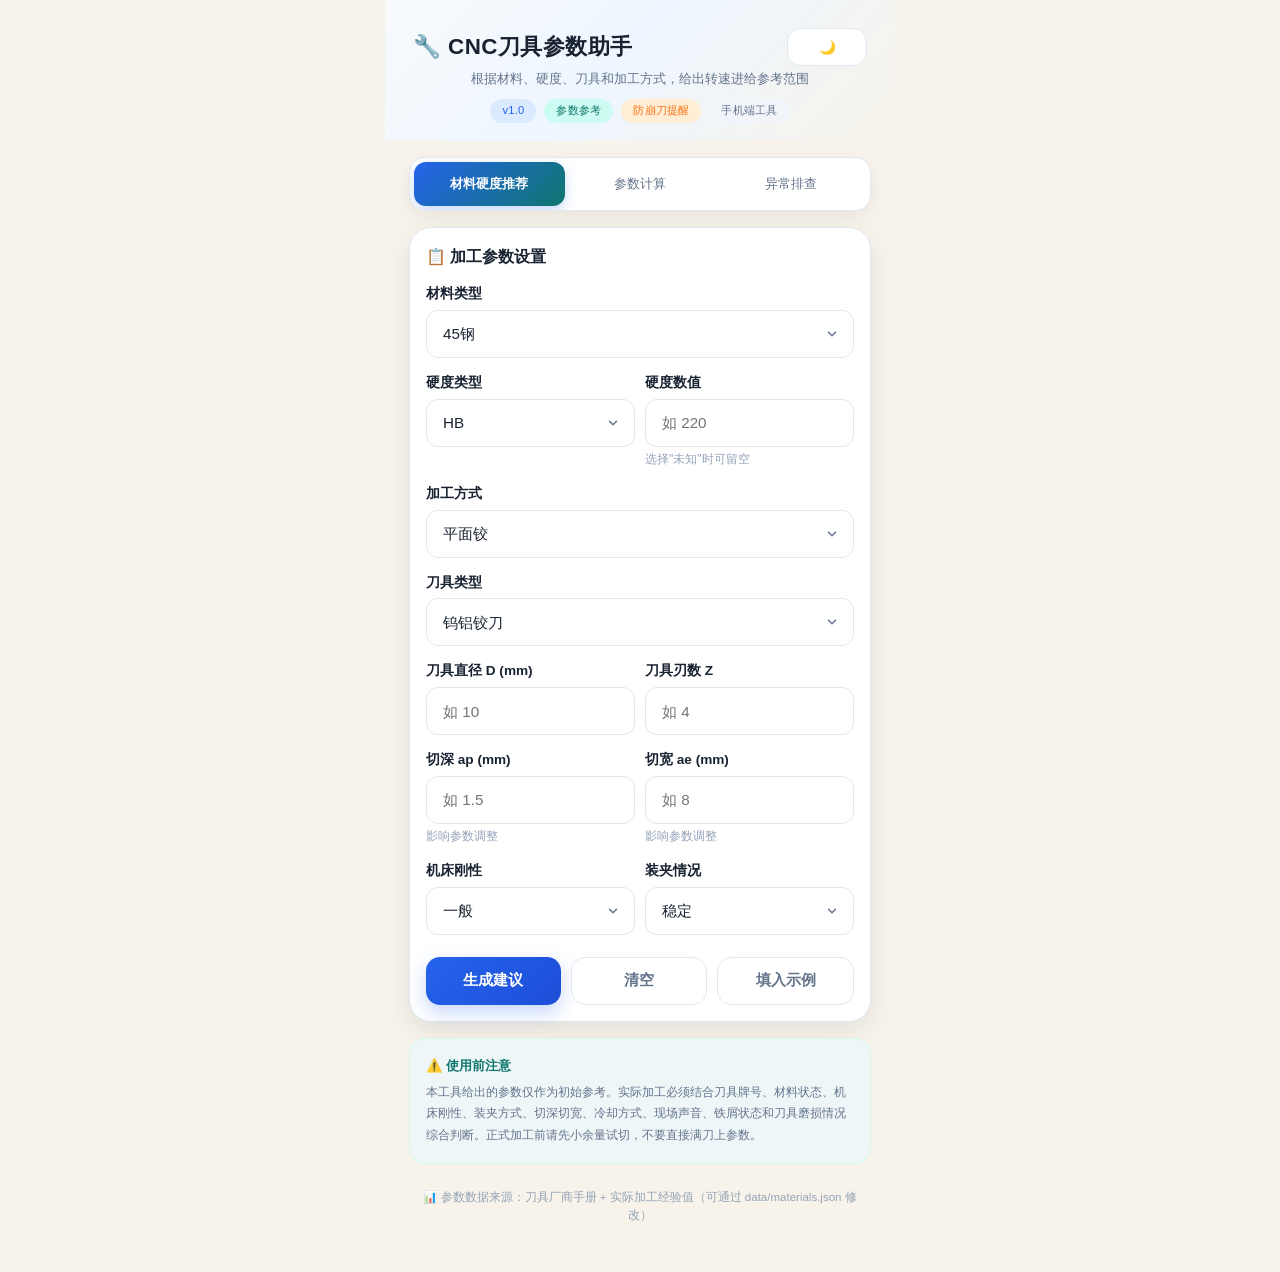
<file: index.html>
﻿<!DOCTYPE html>
<html lang="zh-CN">
<head>
  <meta charset="UTF-8">
  <meta name="viewport" content="width=device-width, initial-scale=1.0, maximum-scale=1.0, user-scalable=no">
  <meta name="description" content="CNC刀具参数助手 v1.0 - 根据材料、硬度、刀具和加工方式，给出转速进给参考范围">
  <title>CNC刀具参数助手 v1.0</title>
  <link rel="stylesheet" href="style.css">
</head>
<body>
  <div class="app-container" id="app">
    <!-- Header / Hero -->
    <header class="app-header">
      <div class="header-top">
        <h1>🔧 CNC刀具参数助手</h1>
        <button id="darkModeToggle" class="btn btn-outline btn-sm" title="切换深色模式">🌙</button>
      </div>
      <div class="subtitle">根据材料、硬度、刀具和加工方式，给出转速进给参考范围</div>
      <div class="header-tags">
        <span class="header-tag blue">v1.0</span>
        <span class="header-tag green">参数参考</span>
        <span class="header-tag orange">防崩刀提醒</span>
        <span class="header-tag gray">手机端工具</span>
      </div>
    </header>

    <!-- Tab Bar -->
    <nav class="tab-bar" role="tablist">
      <button class="tab-btn active" data-tab="tab1" role="tab" aria-selected="true">材料硬度推荐</button>
      <button class="tab-btn" data-tab="tab2" role="tab" aria-selected="false">参数计算</button>
      <button class="tab-btn" data-tab="tab3" role="tab" aria-selected="false">异常排查</button>
    </nav>

    <!-- ==================== Tab 1: 材料硬度推荐 ==================== -->
    <section class="tab-panel active" id="tab1" role="tabpanel">
      <div class="card">
        <div class="card-title">📋 加工参数设置</div>

        <!-- 材料类型 -->
        <div class="form-group">
          <label>材料类型</label>
          <select id="material">
            <option value="aluminum">铝合金</option>
            <option value="steel_45" selected>45钢</option>
            <option value="steel_40cr">40Cr</option>
            <option value="steel_42crmo">42CrMo</option>
            <option value="die_steel">模具钢</option>
            <option value="stainless">不铈钢</option>
            <option value="cast_iron">铸铁</option>
            <option value="copper">铜</option>
            <option value="titanium">铀合金</option>
            <option value="custom">自定义</option>
          </select>
        </div>

        <!-- 硬度 -->
        <div class="form-row">
          <div class="form-group">
            <label>硬度类型</label>
            <select id="hardness_type">
              <option value="hb">HB</option>
              <option value="hrc">HRC</option>
              <option value="unknown">未知</option>
            </select>
          </div>
          <div class="form-group">
            <label>硬度数值</label>
            <input type="text" id="hardness_value" inputmode="numeric" placeholder="如 220">
            <div class="input-helper">选择"未知"时可留空</div>
          </div>
        </div>

        <!-- 加工方式 -->
        <div class="form-group">
          <label>加工方式</label>
          <select id="process">
            <option value="face">平面铰</option>
            <option value="side">侧铰</option>
            <option value="slot">槽铰</option>
            <option value="drill">钻孔</option>
            <option value="tap">攻丝</option>
            <option value="finish">精加工</option>
            <option value="rough">粗加工</option>
          </select>
        </div>

        <!-- 刀具类型 -->
        <div class="form-group">
          <label>刀具类型</label>
          <select id="tool">
            <option value="carbide">钨铝铰刀</option>
            <option value="hss">高速铝刀具</option>
            <option value="insert">机夹刀片</option>
            <option value="coated">涂层刀</option>
            <option value="al_tool">铝用刀</option>
            <option value="ball">球刀</option>
            <option value="drill_bit">钻头</option>
            <option value="tap_tool">丝锥</option>
          </select>
        </div>

        <!-- 刀具直径 + 刀具刃数 -->
        <div class="form-row">
          <div class="form-group">
            <label>刀具直径 D (mm)</label>
            <input type="text" id="tool_dia" inputmode="decimal" placeholder="如 10">
          </div>
          <div class="form-group">
            <label>刀具刃数 Z</label>
            <input type="text" id="tool_teeth" inputmode="numeric" placeholder="如 4">
          </div>
        </div>

        <!-- 新增：切深 ap + 切宽 ae -->
        <div class="form-row">
          <div class="form-group">
            <label>切深 ap (mm)</label>
            <input type="text" id="cut_depth" inputmode="decimal" placeholder="如 1.5">
            <div class="input-helper">影响参数调整</div>
          </div>
          <div class="form-group">
            <label>切宽 ae (mm)</label>
            <input type="text" id="cut_width" inputmode="decimal" placeholder="如 8">
            <div class="input-helper">影响参数调整</div>
          </div>
        </div>

        <!-- 机床刚性 + 装夹 -->
        <div class="form-row">
          <div class="form-group">
            <label>机床刚性</label>
            <select id="rigidity">
              <option value="good">好</option>
              <option value="normal" selected>一般</option>
              <option value="poor">差</option>
            </select>
          </div>
          <div class="form-group">
            <label>装夹情况</label>
            <select id="clamp">
              <option value="stable" selected>稳定</option>
              <option value="overhang">悬伸长</option>
              <option value="slender">工件细长</option>
              <option value="chatter">容易震刀</option>
            </select>
          </div>
        </div>

        <!-- Buttons -->
        <div class="btn-group">
          <button class="btn btn-primary" id="btnGenerate">生成建议</button>
          <button class="btn btn-outline" id="btnClear">清空</button>
          <button class="btn btn-outline" id="btnExample">填入示例</button>
        </div>

        <!-- 导出按钮区域 -->
        <div class="export-group" id="exportGroup" style="display:none; margin-top:12px;">
          <div class="btn-group">
            <button class="btn btn-teal btn-sm" id="btnCopyText">复制文本</button>
            <button class="btn btn-teal btn-sm" id="btnCopyNotion">复制Notion格式</button>
          </div>
          <div class="export-hint">可直接粘贴到微信、Notion或短视频脚本</div>
        </div>
      </div>

      <!-- Result Area -->
      <div id="resultArea"></div>

      <!-- 历史记录区域 -->
      <div class="card history-card" id="historyCard" style="display:none; margin-top:16px;">
        <div class="card-title">📁 最近历史记录 <span class="history-hint">(点击加载)</span></div>
        <div id="historyList" class="history-list"></div>
      </div>
    </section>

    <!-- ==================== Tab 2: 参数计算 ==================== -->
    <section class="tab-panel" id="tab2" role="tabpanel">
      <div class="card">
        <div class="card-title">🧮 常用计算器</div>
        <p style="font-size:0.82rem;color:var(--text-muted);margin-bottom:14px;">点击方块展开计算器</p>
        <div class="calc-grid" id="calcGrid">
          <!-- 计算器1 -->
          <div class="calc-card" data-calc="calc1">
            <div class="calc-card-header tile-blue">
              <span class="tile-icon">⚡</span>
              <span class="tile-label">线速度→转速</span>
              <span class="arrow">▼</span>
            </div>
            <div class="calc-card-body">
              <div class="calc-formula-hint">S = 1000 × Vc ÷ π ÷ D</div>
              <div class="form-group">
                <label>线速度 Vc (m/min)</label>
                <input type="text" class="calc-input calc-a" inputmode="decimal" placeholder="如 150">
              </div>
              <div class="form-group">
                <label>刀具直径 D (mm)</label>
                <input type="text" class="calc-input calc-b" inputmode="decimal" placeholder="如 10">
              </div>
              <button class="btn btn-teal calc-btn" style="margin-top:6px;">计算</button>
              <div class="calc-result">-</div>
            </div>
          </div>

          <!-- 计算器2 -->
          <div class="calc-card" data-calc="calc2">
            <div class="calc-card-header tile-green">
              <span class="tile-icon">🔄</span>
              <span class="tile-label">转速→线速度</span>
              <span class="arrow">▼</span>
            </div>
            <div class="calc-card-body">
              <div class="calc-formula-hint">Vc = π × D × S ÷ 1000</div>
              <div class="form-group">
                <label>转速 S (rpm)</label>
                <input type="text" class="calc-input calc-a" inputmode="decimal" placeholder="如 3000">
              </div>
              <div class="form-group">
                <label>刀具直径 D (mm)</label>
                <input type="text" class="calc-input calc-b" inputmode="decimal" placeholder="如 10">
              </div>
              <button class="btn btn-teal calc-btn" style="margin-top:6px;">计算</button>
              <div class="calc-result">-</div>
            </div>
          </div>

          <!-- 计算器3 -->
          <div class="calc-card" data-calc="calc3">
            <div class="calc-card-header tile-orange">
              <span class="tile-icon">⚙️</span>
              <span class="tile-label">每齻进给→每分钟进给</span>
              <span class="arrow">▼</span>
            </div>
            <div class="calc-card-body">
              <div class="calc-formula-hint">F = S × Z × Fz</div>
              <div class="form-group">
                <label>转速 S (rpm)</label>
                <input type="text" class="calc-input calc-a" inputmode="decimal" placeholder="如 3000">
              </div>
              <div class="form-group">
                <label>刃数 Z</label>
                <input type="text" class="calc-input calc-b" inputmode="numeric" placeholder="如 4">
              </div>
              <div class="form-group">
                <label>每齻进给 Fz (mm/tooth)</label>
                <input type="text" class="calc-input calc-c" inputmode="decimal" placeholder="如 0.05">
              </div>
              <button class="btn btn-teal calc-btn" style="margin-top:6px;">计算</button>
              <div class="calc-result">-</div>
            </div>
          </div>

          <!-- 计算器4 -->
          <div class="calc-card" data-calc="calc4">
            <div class="calc-card-header tile-purple">
              <span class="tile-icon">📊</span>
              <span class="tile-label">每转进给→每分钟进给</span>
              <span class="arrow">▼</span>
            </div>
            <div class="calc-card-body">
              <div class="calc-formula-hint">F = S × f</div>
              <div class="form-group">
                <label>转速 S (rpm)</label>
                <input type="text" class="calc-input calc-a" inputmode="decimal" placeholder="如 3000">
              </div>
              <div class="form-group">
                <label>每转进给 f (mm/rev)</label>
                <input type="text" class="calc-input calc-b" inputmode="decimal" placeholder="如 0.2">
              </div>
              <button class="btn btn-teal calc-btn" style="margin-top:6px;">计算</button>
              <div class="calc-result">-</div>
            </div>
          </div>

          <!-- 计算器5 -->
          <div class="calc-card" data-calc="calc5">
            <div class="calc-card-header tile-teal">
              <span class="tile-icon">📏</span>
              <span class="tile-label">英制牙数→螺距</span>
              <span class="arrow">▼</span>
            </div>
            <div class="calc-card-body">
              <div class="calc-formula-hint">P = 25.4 ÷ TPI</div>
              <div class="form-group">
                <label>每英寸牙数 TPI</label>
                <input type="text" class="calc-input calc-a" inputmode="decimal" placeholder="如 11">
              </div>
              <button class="btn btn-teal calc-btn" style="margin-top:6px;">计算</button>
              <div class="calc-result">-</div>
            </div>
          </div>

          <!-- 计算器6 -->
          <div class="calc-card" data-calc="calc6">
            <div class="calc-card-header tile-rose">
              <span class="tile-icon">📍</span>
              <span class="tile-label">半径→直径</span>
              <span class="arrow">▼</span>
            </div>
            <div class="calc-card-body">
              <div class="calc-formula-hint">D = 2 × R</div>
              <div class="form-group">
                <label>半径 R (mm)</label>
                <input type="text" class="calc-input calc-a" inputmode="decimal" placeholder="如 5">
              </div>
              <button class="btn btn-teal calc-btn" style="margin-top:6px;">计算</button>
              <div class="calc-result">-</div>
            </div>
          </div>

          <!-- 新增：线程底孔计算器 -->
          <div class="calc-card" data-calc="calc7">
            <div class="calc-card-header tile-indigo">
              <span class="tile-icon">🔍</span>
              <span class="tile-label">线程底孔直径 (M线程)</span>
              <span class="arrow">▼</span>
            </div>
            <div class="calc-card-body">
              <div class="calc-formula-hint">常用 M6/M8/M10/M12 线程底孔</div>
              <div class="form-group">
                <label>线程规格</label>
                <select class="calc-input calc-a">
                  <option value="M6">M6</option>
                  <option value="M8">M8</option>
                  <option value="M10" selected>M10</option>
                  <option value="M12">M12</option>
                  <option value="M16">M16</option>
                </select>
              </div>
              <button class="btn btn-teal calc-btn" style="margin-top:6px;">计算底孔直径</button>
              <div class="calc-result">-</div>
              <div class="calc-hint">推荐钻头直径 = 底孔直径 + 0.1~0.2mm</div>
            </div>
          </div>
        </div>
      </div>
    </section>

    <!-- ==================== Tab 3: 异常排查 ==================== -->
    <section class="tab-panel" id="tab3" role="tabpanel">
      <div class="card">
        <div class="card-title">🔍 常见问题诊断</div>
        <p style="font-size:0.85rem;color:var(--text-muted);margin-bottom:12px;">选择一个问题，查看可能原因和处理建议</p>
        <div class="diag-list" id="diagList"></div>
      </div>
    </section>

    <!-- Disclaimer -->
    <div class="disclaimer-card">
      <div class="disc-title">⚠️ 使用前注意</div>
      <div class="disc-body">本工具给出的参数仅作为初始参考。实际加工必须结合刀具牌号、材料状态、机床刚性、装夹方式、切深切宽、冷却方式、现场声音、铁屑状态和刀具磨损情况综合判断。正式加工前请先小余量试切，不要直接满刀上参数。</div>
    </div>

    <div class="data-source">
      📊 参数数据来源：刀具厂商手册 + 实际加工经验值（可通过 data/materials.json 修改）
    </div>
  </div>

  <script src="app.js"></script>
</body>
</html>
</file>
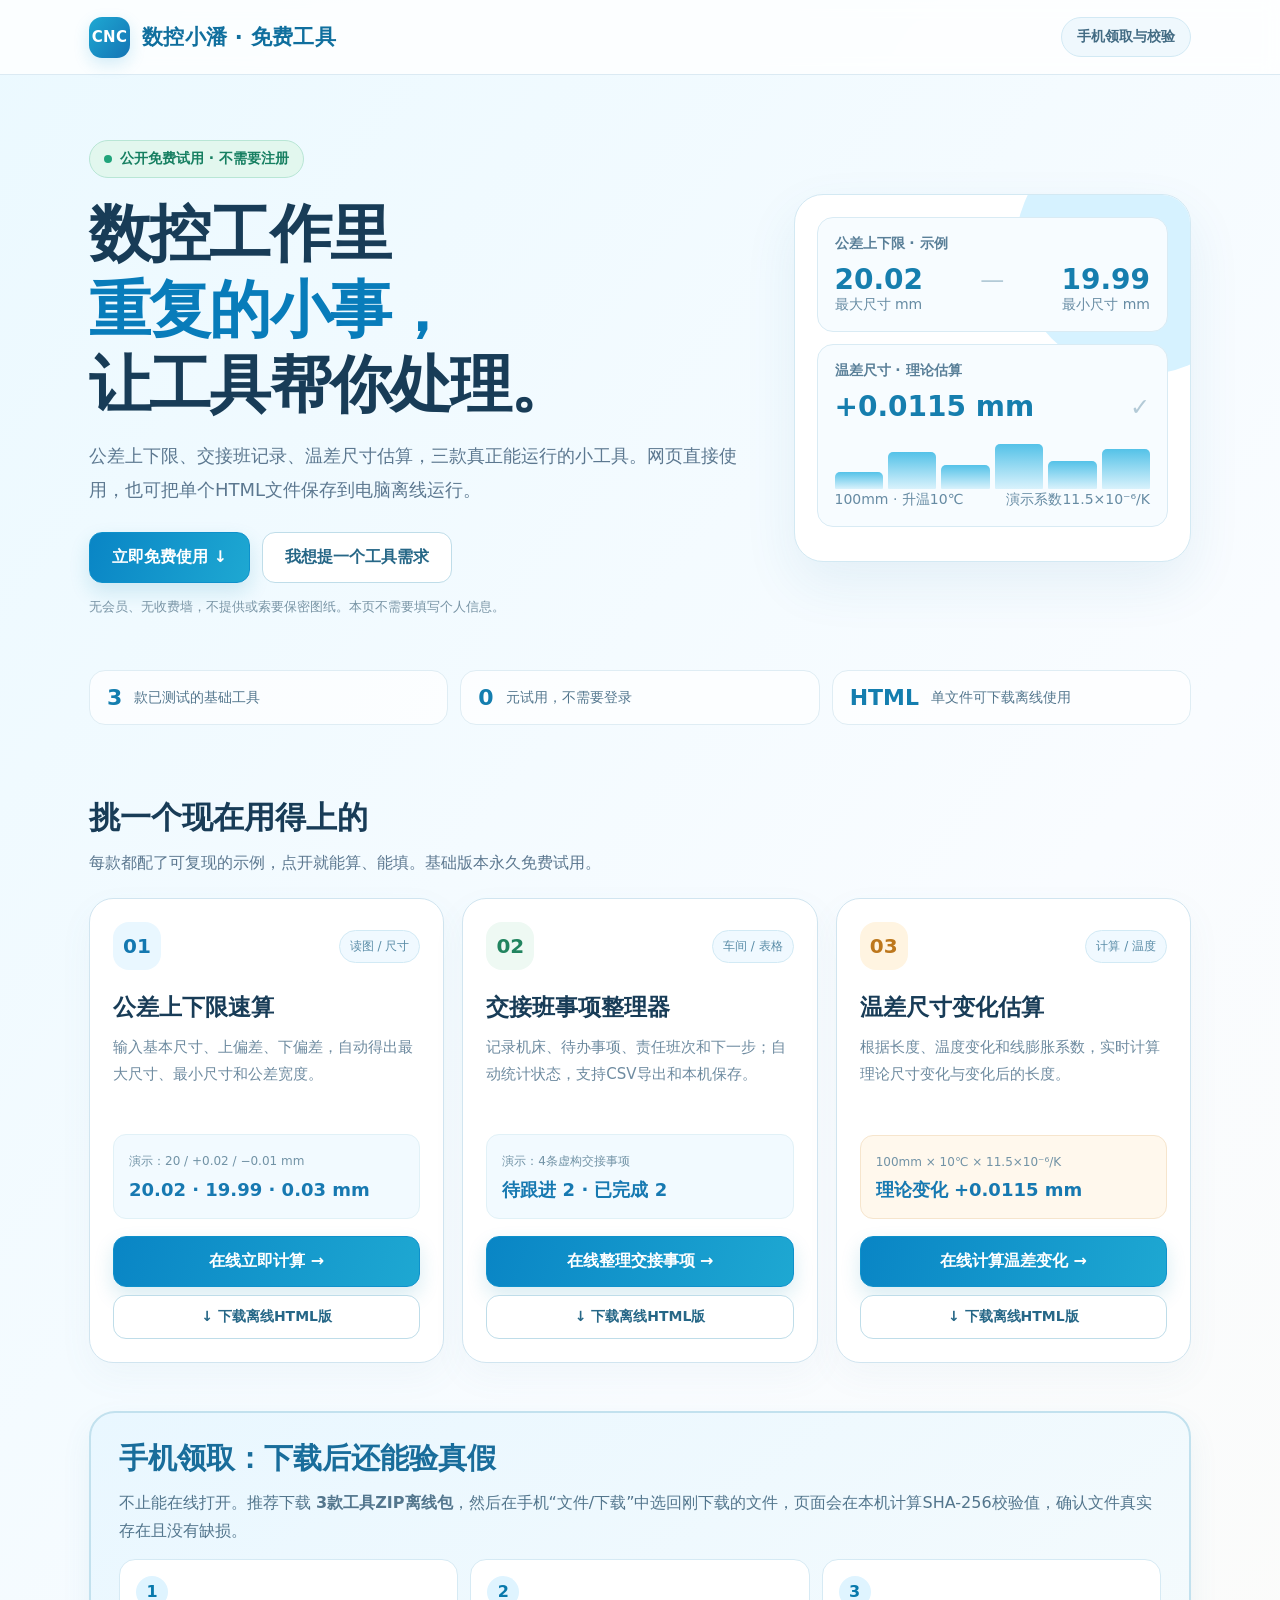
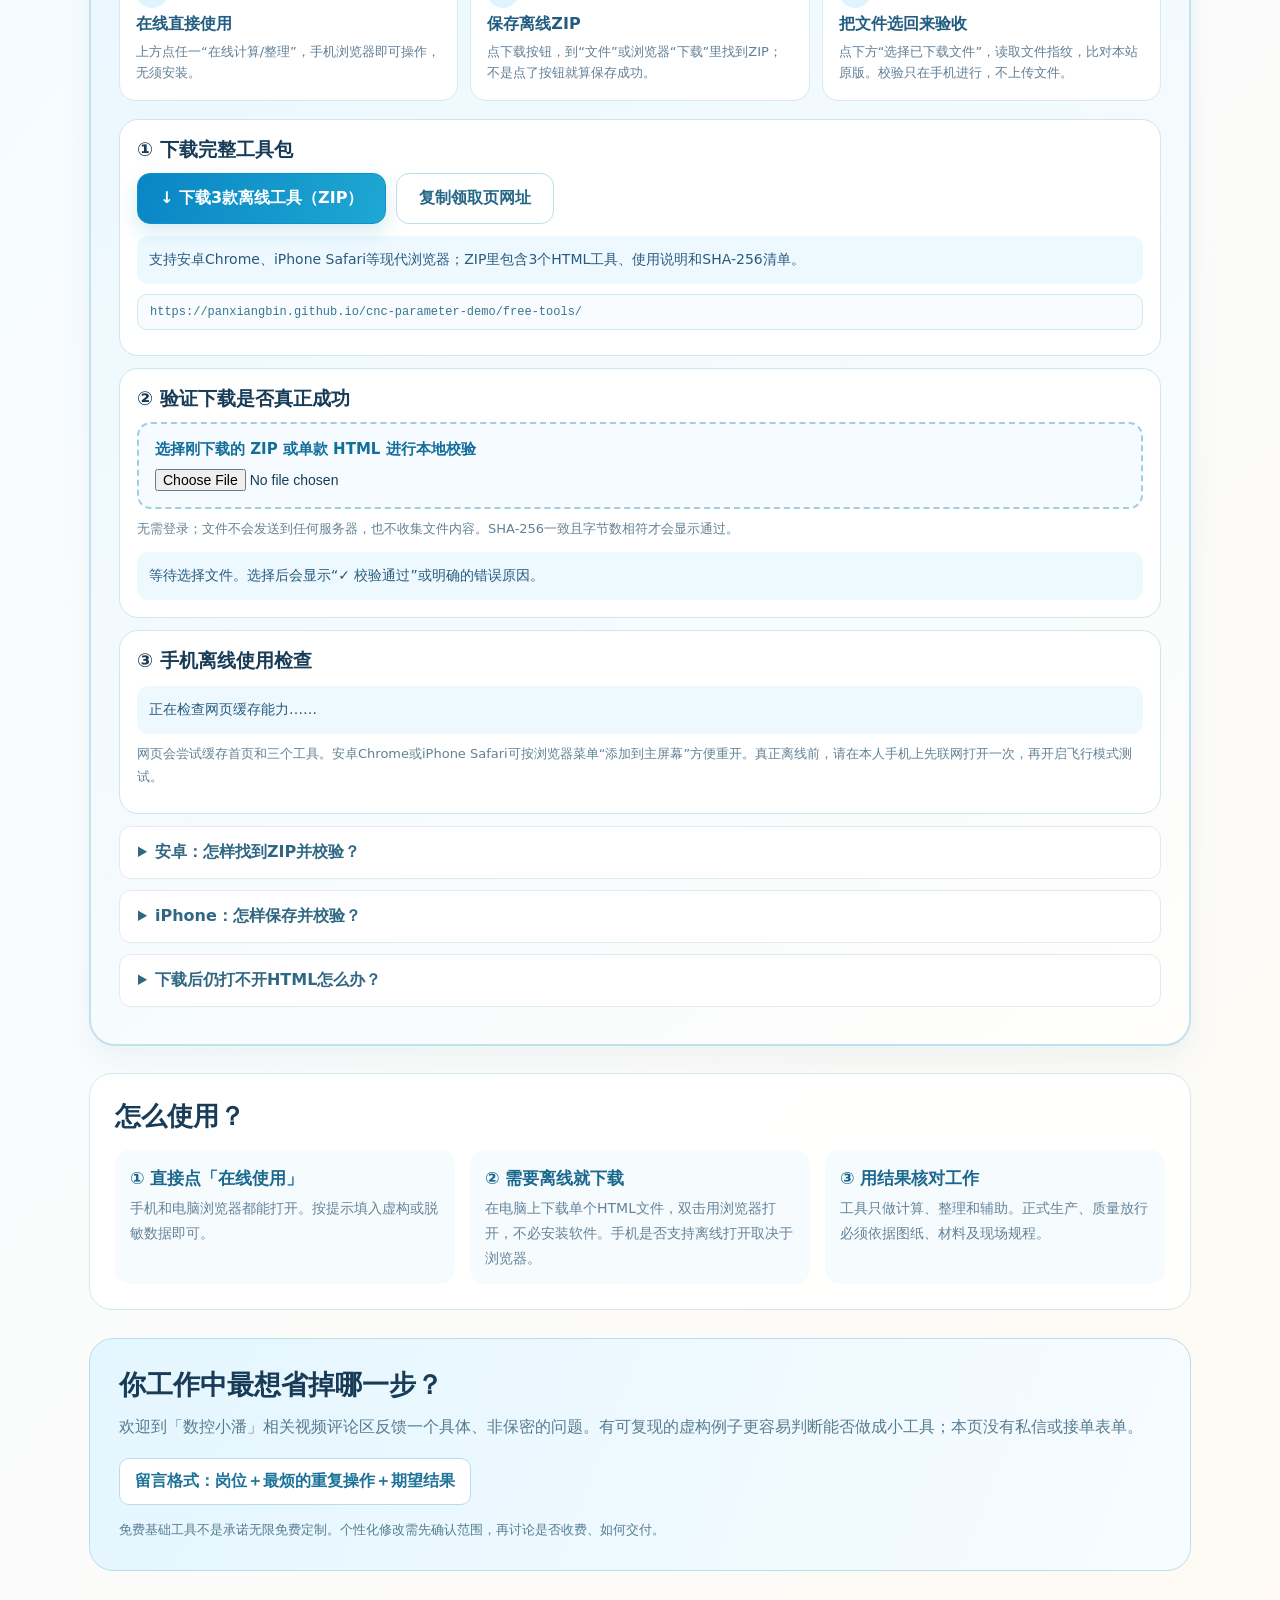
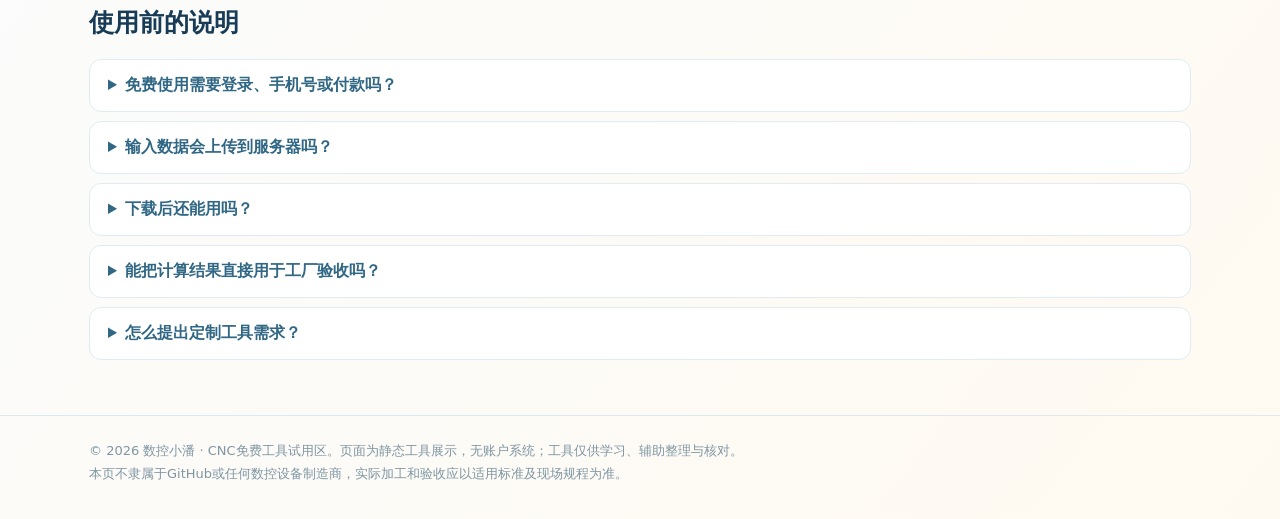
<file: free-tools/index.html>
<!doctype html>
<html lang="zh-CN">
<head>
<meta charset="utf-8">
<meta name="viewport" content="width=device-width,initial-scale=1">
<meta name="color-scheme" content="light">
<meta name="description" content="数控小潘的CNC免费小工具：公差上下限计算、车间交接班事项整理、钢件温差尺寸变化估算。网页直接使用，也能下载单文件HTML离线运行。">
<meta property="og:title" content="数控小潘｜CNC免费工具领取站">
<meta property="og:description" content="三款真实可运行的数控辅助小工具，免费在线使用、可下载离线版。">
<title>数控小潘｜CNC免费工具领取站</title>
<style>
:root{--ink:#183c57;--muted:#5c7890;--blue:#087cba;--blue2:#20a5d4;--line:#d5e8f1;--cream:#fff8ed;--paper:#fff;--bg:#f2fafe;--mint:#e9f9f2}
*{box-sizing:border-box}
html{scroll-behavior:smooth}
body{margin:0;background:linear-gradient(128deg,#ebf9ff 0%,#f9fcff 42%,#fffaf1 100%);font-family:"Microsoft YaHei","PingFang SC",system-ui,Arial,sans-serif;color:var(--ink);min-height:100vh}
a{color:inherit}
.container{max-width:1150px;margin:auto;padding:0 24px}
header{border-bottom:1px solid #dbeaf3;background:#ffffffc9;backdrop-filter:blur(8px)}
header .nav{min-height:74px;display:flex;align-items:center;justify-content:space-between;gap:14px}
.identity{display:flex;align-items:center;gap:12px;font-weight:800;font-size:21px;letter-spacing:.3px;color:#106f9e;text-decoration:none}
.logo{width:41px;height:41px;background:linear-gradient(130deg,#1ea9d3,#1474b4);color:white;border-radius:13px;display:inline-flex;align-items:center;justify-content:center;font-size:15px;box-shadow:0 6px 16px #159bd22e}
.nav-link{font-size:14px;font-weight:750;color:#426b83;text-decoration:none;background:#eff8fd;border:1px solid #d2e9f4;padding:10px 15px;border-radius:99px}
.hero{padding:65px 0 54px;display:grid;grid-template-columns:1.25fr .75fr;gap:42px;align-items:center}
.eyebrow{font-size:14px;display:inline-flex;gap:8px;align-items:center;background:#e2f7ee;color:#167f61;border:1px solid #b8e6d5;padding:9px 14px;border-radius:90px;font-weight:700}
.dot{width:8px;height:8px;border-radius:50%;background:#20a47b}
h1{font-size:clamp(36px,4.9vw,62px);line-height:1.22;letter-spacing:-1.8px;margin:18px 0 16px}
h1 span{color:var(--blue)}
.hero p{color:var(--muted);line-height:1.9;font-size:18px;max-width:650px;margin:0 0 25px}
.ctas{display:flex;gap:12px;flex-wrap:wrap}
.btn{display:inline-flex;align-items:center;justify-content:center;gap:8px;text-decoration:none;cursor:pointer;font-family:inherit;font-weight:750;font-size:16px;border-radius:13px;border:1px solid #c7e3f1;padding:14px 22px;background:#f5fbff;color:#1179b3;transition:transform .15s}
.btn:hover{transform:translateY(-2px)}
.btn.primary{background:linear-gradient(110deg,#0985c5,#1ea8d2);color:white;border-color:#0e91cb;box-shadow:0 9px 20px #1489b12a}
.btn.secondary{background:#fff;border-color:#bfdde9;color:#266787}
.btn:focus-visible,a:focus-visible{outline:3px solid #efad42;outline-offset:2px}
.note{font-size:13px;color:#7894a5;margin-top:15px}
.hero-art{background:#fff;border:1px solid #d3e9f3;border-radius:29px;min-height:295px;padding:22px;box-shadow:0 22px 53px #2675a516;position:relative;overflow:hidden}
.hero-art::before{content:"";position:absolute;right:-75px;top:-70px;width:250px;height:250px;background:#d6f2ff;border-radius:50%}
.diagram{position:relative;z-index:1;background:#f7fcff;border:1px solid #d9ebf4;border-radius:16px;padding:17px;margin-bottom:12px}
.diagram h3{margin:0 0 10px;color:#597f98;font-size:14px}
.digits{display:flex;align-items:center;justify-content:space-between;gap:7px;font-variant-numeric:tabular-nums}
.digits strong{font-size:28px;color:#167eae}
.digits span{color:#b3cad7;font-size:24px}
.diagram-small{display:flex;justify-content:space-between;gap:12px;font-size:14px;color:#668ba3}
.graph{display:flex;gap:5px;align-items:flex-end;height:50px;margin:16px 0 2px}
.graph i{flex:1;background:linear-gradient(180deg,#54c2e8,#d9f2fc);border-radius:5px 5px 1px 1px;height:35%}
.graph i:nth-child(2){height:75%}.graph i:nth-child(3){height:48%}.graph i:nth-child(4){height:90%}.graph i:nth-child(5){height:56%}.graph i:nth-child(6){height:80%}
.benefits{display:grid;grid-template-columns:repeat(3,1fr);gap:12px;padding:0 0 60px}
.benefit{background:#ffffffbe;border:1px solid #dfedf4;border-radius:16px;padding:14px 17px;color:#54778e;display:flex;gap:12px;align-items:center;font-size:14px}
.benefit b{font-size:22px;color:#147eaf}
section.tools{padding:12px 0 45px}
.section-head{margin-bottom:22px}
.section-head h2{font-size:31px;margin:0 0 10px}
.section-head p{margin:0;color:var(--muted);line-height:1.7}
.cards{display:grid;grid-template-columns:repeat(3,minmax(0,1fr));gap:18px}
.card{display:flex;flex-direction:column;padding:23px;background:#fff;border:1px solid #d1e5f0;border-radius:24px;box-shadow:0 13px 35px #5d8da30d}
.card .top{display:flex;justify-content:space-between;align-items:center;margin-bottom:22px}
.number{display:inline-flex;align-items:center;justify-content:center;width:48px;height:48px;background:#e9f7ff;color:#1378b0;border-radius:16px;font-size:20px;font-weight:850}
.type{font-size:12px;color:#598ca7;background:#f0f9ff;border:1px solid #d2eaf5;border-radius:22px;padding:7px 10px}
.card h3{font-size:23px;line-height:1.35;margin:0 0 11px}
.card p{font-size:15px;color:#6e8ba0;line-height:1.8;margin:0 0 18px;min-height:82px}
.example{background:#f2faff;border:1px solid #e1f1f7;border-radius:13px;padding:15px;margin-top:auto}
.example span{font-size:12px;color:#7293a6}
.example strong{display:block;color:#1779b1;font-size:18px;margin-top:6px;font-variant-numeric:tabular-nums;line-height:1.5}
.card-actions{display:flex;flex-direction:column;gap:8px;margin-top:17px}
.card-actions .btn{width:100%}
.small-download{font-size:14px;padding:12px 14px}
.card:nth-child(2) .number{background:#eef9f3;color:#21845f}
.card:nth-child(3) .number{background:#fff4e1;color:#bd771c}
.card:nth-child(3) .example{background:#fff8ed;border-color:#f6e5cd}
.step-panel{margin:25px 0 28px;border-radius:23px;border:1px solid #d3e7f1;background:#ffffffed;padding:25px}
.step-panel h2{font-size:26px;margin:0 0 16px}
.steps{display:grid;grid-template-columns:repeat(3,1fr);gap:15px}
.steps>div{padding:13px 15px;background:#f6fbfe;border-radius:15px;color:#648399;font-size:14px;line-height:1.8}
.steps strong{display:block;color:#1b688e;font-size:17px;margin-bottom:2px}
.feedback{background:linear-gradient(110deg,#e4f6ff,#f7fcff);border:1px solid #b9dfea;border-radius:24px;padding:28px 29px;margin:25px 0}
.feedback h2{font-size:27px;margin:0 0 10px}
.feedback p{margin:0 0 16px;color:#567c91;line-height:1.8}
.prompt{display:inline-block;background:white;border:1px solid #badce8;border-radius:10px;padding:12px 15px;font-weight:750;color:#1d739a}
.faq{margin:35px 0 55px}
.faq h2{font-size:25px}
details{background:#fff;border:1px solid #deedf3;border-radius:12px;padding:15px 18px;margin:9px 0}
summary{cursor:pointer;font-weight:750;color:#306784}
details p{font-size:14px;line-height:1.85;color:#70899a;margin:12px 0 0}
footer{border-top:1px solid #dce9f1;padding:24px 0 33px;color:#7f96a3;font-size:13px;line-height:1.75}
footer a{color:#3783a7}
@media(max-width:880px){.hero{grid-template-columns:1fr;gap:25px;padding-top:40px}.hero-art{min-height:auto}.cards{grid-template-columns:1fr}.card p{min-height:0}.steps{grid-template-columns:1fr}.benefits{gap:7px}}
@media(max-width:550px){.container{padding:0 15px}.nav{min-height:64px!important}.identity{font-size:16px}.logo{width:36px;height:36px;font-size:13px}.nav-link{font-size:12px;padding:8px 10px}h1{letter-spacing:-.6px}.hero p{font-size:15px}.hero{padding-top:31px;padding-bottom:26px}.hero-art{padding:17px}.benefits{grid-template-columns:1fr;padding-bottom:38px}.benefit{padding:10px 13px}.section-head h2{font-size:26px}.card{padding:20px}.step-panel,.feedback{padding:19px}.feedback h2{font-size:23px}}
@media(prefers-reduced-motion:reduce){*,*::before,*::after{scroll-behavior:auto!important;transition:none!important}}

/* 手机领取、真实下载、SHA-256完整性校验 */
.mobile-flow{background:linear-gradient(145deg,#e9f7ff,#fffefb);border:2px solid #c2e1ee;border-radius:26px;padding:26px 28px;margin:3px 0 27px;box-shadow:0 13px 30px #4a97ac15}
.mobile-flow h2{font-size:29px;margin:0 0 10px;color:#196d9b}
.mobile-flow .flow-intro{color:#53768d;line-height:1.7;margin:0 0 15px}
.mobile-steps{display:grid;grid-template-columns:repeat(3,1fr);gap:12px;margin-bottom:18px}
.mobile-step{background:white;border:1px solid #d6eaf4;border-radius:16px;padding:16px}
.mobile-step .ordinal{display:inline-flex;width:32px;height:32px;align-items:center;justify-content:center;border-radius:50%;background:#dff4ff;color:#0879ac;font-weight:850;margin-bottom:6px}
.mobile-step strong{display:block;font-size:16px;color:#225d81}
.mobile-step p{font-size:13px;color:#617f96;line-height:1.65;margin:6px 0 0}
.download-panel{background:#fff;border:1px solid #cee6f1;border-radius:19px;padding:17px;margin:12px 0}
.download-panel h3{font-size:19px;margin:0 0 10px}
.download-tools{display:flex;flex-wrap:wrap;gap:10px}
.mobile-note{font-size:13px;line-height:1.8;color:#628296;margin:8px 0}
.file-choice{display:block;border:2px dashed #9ecee7;border-radius:14px;background:#f5fbff;padding:16px;cursor:pointer}
.file-choice strong{font-size:15px;color:#146e9b;display:block}
.file-choice input{display:block;max-width:100%;margin-top:10px;font-size:14px}
.download-status{margin:12px 0 0;padding:12px;border-radius:11px;background:#eef9ff;color:#275b7e;font-size:14px;line-height:1.7;min-height:42px;overflow-wrap:anywhere}
.download-status[data-state="pass"]{background:#eaf8f2;color:#166d50;border:1px solid #bae4d0}
.download-status[data-level="error"],.download-status[data-state="fail"]{background:#fff3ec;color:#ae572e;border:1px solid #f0d0ba}
.share-url{font-family:ui-monospace,Consolas,monospace;font-size:12px;width:100%;border:1px solid #cee7f3;border-radius:10px;background:#f9fcff;color:#357792;padding:10px 12px;margin-top:10px}
.mobile-flow details{margin:11px 0;background:#fff}
.mobile-flow details p{font-size:14px;color:#647f94}
@media(max-width:810px){.mobile-steps{grid-template-columns:1fr}.mobile-step{padding:12px 15px}.mobile-flow{padding:18px 14px}}
@media(max-width:550px){.mobile-flow h2{font-size:25px}.download-panel{padding:13px}.download-tools .btn{width:100%}}

</style>
<link rel="manifest" href="./manifest.webmanifest">
<meta name="theme-color" content="#137eaf">
<link rel="icon" href="./icon.svg" type="image/svg+xml">
</head>
<body>
<header><div class="container nav"><a class="identity" href="./index.html" aria-label="数控小潘免费工具主页"><span class="logo">CNC</span>数控小潘 · 免费工具</a><a class="nav-link" href="#mobile">手机领取与校验</a></div></header>
<main class="container">
<section class="hero" aria-labelledby="main-title">
<div>
<span class="eyebrow"><span class="dot"></span>公开免费试用 · 不需要注册</span>
<h1 id="main-title">数控工作里<br><span>重复的小事，</span><br>让工具帮你处理。</h1>
<p>公差上下限、交接班记录、温差尺寸估算，三款真正能运行的小工具。网页直接使用，也可把单个HTML文件保存到电脑离线运行。</p>
<div class="ctas"><a class="btn primary" href="#tools">立即免费使用 ↓</a><a class="btn secondary" href="#feedback">我想提一个工具需求</a></div>
<div class="note">无会员、无收费墙，不提供或索要保密图纸。本页不需要填写个人信息。</div>
</div>
<aside class="hero-art" aria-label="计算工具示例">
<div class="diagram"><h3>公差上下限 · 示例</h3><div class="digits"><strong>20.02</strong><span>—</span><strong>19.99</strong></div><div class="diagram-small"><span>最大尺寸 mm</span><span>最小尺寸 mm</span></div></div>
<div class="diagram"><h3>温差尺寸 · 理论估算</h3><div class="digits"><strong>+0.0115 mm</strong><span>✓</span></div><div class="graph" aria-hidden="true"><i></i><i></i><i></i><i></i><i></i><i></i></div><div class="diagram-small"><span>100mm · 升温10℃</span><span>演示系数11.5×10⁻⁶/K</span></div></div>
</aside>
</section>
<section class="benefits" aria-label="工具特点"><div class="benefit"><b>3</b><span>款已测试的基础工具</span></div><div class="benefit"><b>0</b><span>元试用，不需要登录</span></div><div class="benefit"><b>HTML</b><span>单文件可下载离线使用</span></div></section>
<section class="tools" id="tools">
<div class="section-head"><h2>挑一个现在用得上的</h2><p>每款都配了可复现的示例，点开就能算、能填。基础版本永久免费试用。</p></div>
<div class="cards">
<article class="card"><div class="top"><span class="number">01</span><span class="type">读图 / 尺寸</span></div>
<h3>公差上下限速算</h3><p>输入基本尺寸、上偏差、下偏差，自动得出最大尺寸、最小尺寸和公差宽度。</p>
<div class="example"><span>演示：20 / +0.02 / −0.01 mm</span><strong>20.02 · 19.99 · 0.03 mm</strong></div>
<div class="card-actions"><a class="btn primary" href="./tools/tolerance.html">在线立即计算 →</a><a class="btn secondary small-download" href="./tools/tolerance.html" download="数控小潘_公差上下限速算.html">↓ 下载离线HTML版</a></div></article>
<article class="card"><div class="top"><span class="number">02</span><span class="type">车间 / 表格</span></div>
<h3>交接班事项整理器</h3><p>记录机床、待办事项、责任班次和下一步；自动统计状态，支持CSV导出和本机保存。</p>
<div class="example"><span>演示：4条虚构交接事项</span><strong>待跟进 2 · 已完成 2</strong></div>
<div class="card-actions"><a class="btn primary" href="./tools/handover.html">在线整理交接事项 →</a><a class="btn secondary small-download" href="./tools/handover.html" download="数控小潘_交接班整理器.html">↓ 下载离线HTML版</a></div></article>
<article class="card"><div class="top"><span class="number">03</span><span class="type">计算 / 温度</span></div>
<h3>温差尺寸变化估算</h3><p>根据长度、温度变化和线膨胀系数，实时计算理论尺寸变化与变化后的长度。</p>
<div class="example"><span>100mm × 10℃ × 11.5×10⁻⁶/K</span><strong>理论变化 +0.0115 mm</strong></div>
<div class="card-actions"><a class="btn primary" href="./tools/thermal.html">在线计算温差变化 →</a><a class="btn secondary small-download" href="./tools/thermal.html" download="数控小潘_温差尺寸估算.html">↓ 下载离线HTML版</a></div></article>
</div></section>

<section class="mobile-flow" id="mobile" aria-labelledby="mobile-title">
<h2 id="mobile-title">手机领取：下载后还能验真假</h2>
<p class="flow-intro">不止能在线打开。推荐下载 <strong>3款工具ZIP离线包</strong>，然后在手机“文件/下载”中选回刚下载的文件，页面会在本机计算SHA-256校验值，确认文件真实存在且没有缺损。</p>
<div class="mobile-steps" aria-label="手机领取步骤">
<div class="mobile-step"><span class="ordinal">1</span><strong>在线直接使用</strong><p>上方点任一“在线计算/整理”，手机浏览器即可操作，无须安装。</p></div>
<div class="mobile-step"><span class="ordinal">2</span><strong>保存离线ZIP</strong><p>点下载按钮，到“文件”或浏览器“下载”里找到ZIP；不是点了按钮就算保存成功。</p></div>
<div class="mobile-step"><span class="ordinal">3</span><strong>把文件选回来验收</strong><p>点下方“选择已下载文件”，读取文件指纹，比对本站原版。校验只在手机进行，不上传文件。</p></div>
</div>
<div class="download-panel">
<h3>① 下载完整工具包</h3>
<div class="download-tools">
<a class="btn primary" href="./download/CNC_3_Free_Tools.zip" download="CNC_3_Free_Tools.zip" id="bundle-download">↓ 下载3款离线工具（ZIP）</a>
<button class="btn secondary" type="button" id="copy-link">复制领取页网址</button>
</div>
<p class="download-status" role="status" aria-live="polite" id="download-status">支持安卓Chrome、iPhone Safari等现代浏览器；ZIP里包含3个HTML工具、使用说明和SHA-256清单。</p>
<input class="share-url" id="share-url" readonly aria-label="可手动复制的领取页网址" value="https://panxiangbin.github.io/cnc-parameter-demo/free-tools/">
<p id="copy-status" class="mobile-note" role="status" aria-live="polite"></p>
</div>
<div class="download-panel">
<h3>② 验证下载是否真正成功</h3>
<label class="file-choice" for="verify-file"><strong>选择刚下载的 ZIP 或单款 HTML 进行本地校验</strong>
<input id="verify-file" type="file" accept=".zip,.html,application/zip,text/html" aria-describedby="verify-privacy">
</label>
<p id="verify-privacy" class="mobile-note">无需登录；文件不会发送到任何服务器，也不收集文件内容。SHA-256一致且字节数相符才会显示通过。</p>
<p class="download-status" role="status" aria-live="polite" id="verify-status">等待选择文件。选择后会显示“✓ 校验通过”或明确的错误原因。</p>
</div>
<div class="download-panel">
<h3>③ 手机离线使用检查</h3>
<p id="offline-status" class="download-status" role="status" aria-live="polite">正在检查网页缓存能力……</p>
<p class="mobile-note">网页会尝试缓存首页和三个工具。安卓Chrome或iPhone Safari可按浏览器菜单“添加到主屏幕”方便重开。真正离线前，请在本人手机上先联网打开一次，再开启飞行模式测试。</p>
</div>
<details><summary>安卓：怎样找到ZIP并校验？</summary><p>建议在Chrome打开本站→点击上方“下载ZIP”→Chrome右上角菜单“下载内容”（或手机“文件管理→下载”）找到压缩包→返回本页，在“选择已下载文件”中选它。若需要单款工具，可解压ZIP，再用浏览器打开其中HTML；具体离线打开方式因品牌而异。</p></details>
<details><summary>iPhone：怎样保存并校验？</summary><p>建议Safari打开本站→点击“下载ZIP”，按提示允许下载→打开“文件App→浏览→下载项”（可能位于“iCloud云盘”或“我的iPhone”）找到ZIP→返回Safari，在“选择已下载文件”中选它校验。iOS对本地HTML的打开方式不一致，也可点Safari“共享→添加到主屏幕”，联网预热后测试离线工具。</p></details>
<details><summary>下载后仍打不开HTML怎么办？</summary><p>手机浏览器对本地HTML支持各不相同，并非ZIP损坏；先在本页上传ZIP做校验，再返回上方“在线使用”直接运行。电脑版可把ZIP解压后双击HTML。切勿在工具中输入客户保密资料。</p></details>
</section>

<section class="step-panel" aria-labelledby="how"><h2 id="how">怎么使用？</h2><div class="steps"><div><strong>① 直接点「在线使用」</strong>手机和电脑浏览器都能打开。按提示填入虚构或脱敏数据即可。</div><div><strong>② 需要离线就下载</strong>在电脑上下载单个HTML文件，双击用浏览器打开，不必安装软件。手机是否支持离线打开取决于浏览器。</div><div><strong>③ 用结果核对工作</strong>工具只做计算、整理和辅助。正式生产、质量放行必须依据图纸、材料及现场规程。</div></div></section>
<section class="feedback" id="feedback"><h2>你工作中最想省掉哪一步？</h2><p>欢迎到「数控小潘」相关视频评论区反馈一个具体、非保密的问题。有可复现的虚构例子更容易判断能否做成小工具；本页没有私信或接单表单。</p><span class="prompt">留言格式：岗位＋最烦的重复操作＋期望结果</span><p style="margin:13px 0 0;font-size:13px">免费基础工具不是承诺无限免费定制。个性化修改需先确认范围，再讨论是否收费、如何交付。</p></section>
<section class="faq" id="faq"><h2>使用前的说明</h2>
<details><summary>免费使用需要登录、手机号或付款吗？</summary><p>不需要。三款基础工具可以直接打开运行，源码公开展示，不要求注册、付款或填写联系方式。</p></details>
<details><summary>输入数据会上传到服务器吗？</summary><p>这三款工具没有主动发送表单数据的网络请求。交接班工具的记录默认留在当前浏览器的本地存储（未加密，并可能被同一网站域名下的其他网页访问），其他两款计算器默认不保存输入。托管平台可能保留普通网站访问日志；切勿输入机密资料或密码。</p></details>
<details><summary>下载后还能用吗？</summary><p>可以。在电脑上下载HTML文件，双击使用Chrome、Edge等现代浏览器打开即可离线使用。交接班工具可导出CSV，用Excel打开。部分手机浏览器不支持直接打开本地HTML，手机推荐先下载ZIP并在上方校验，或在线使用／添加到主屏幕。</p></details>
<details><summary>能把计算结果直接用于工厂验收吗？</summary><p>不能。公差工具仅做输入数据的数学计算，温差工具只是理想线膨胀估算；测量、材料系数、图纸版本、现场检验与安全流程必须人工复核，工具不能代替正式生产决策。</p></details>
<details><summary>怎么提出定制工具需求？</summary><p>在数控小潘的视频评论区描述自己的岗位、重复工作及期望的输入输出。先用虚构例子交流，勿公开公司秘密。是否能够制作、费用和交付条件都需要另行确认。</p></details>
</section>
</main>
<footer><div class="container">© 2026 数控小潘 · CNC免费工具试用区。页面为静态工具展示，无账户系统；工具仅供学习、辅助整理与核对。<br>本页不隶属于GitHub或任何数控设备制造商，实际加工和验收应以适用标准及现场规程为准。</div></footer>
<script src="./integrity-manifest.js" defer></script>
<script src="./mobile.js" defer></script>
</body></html>
</file>
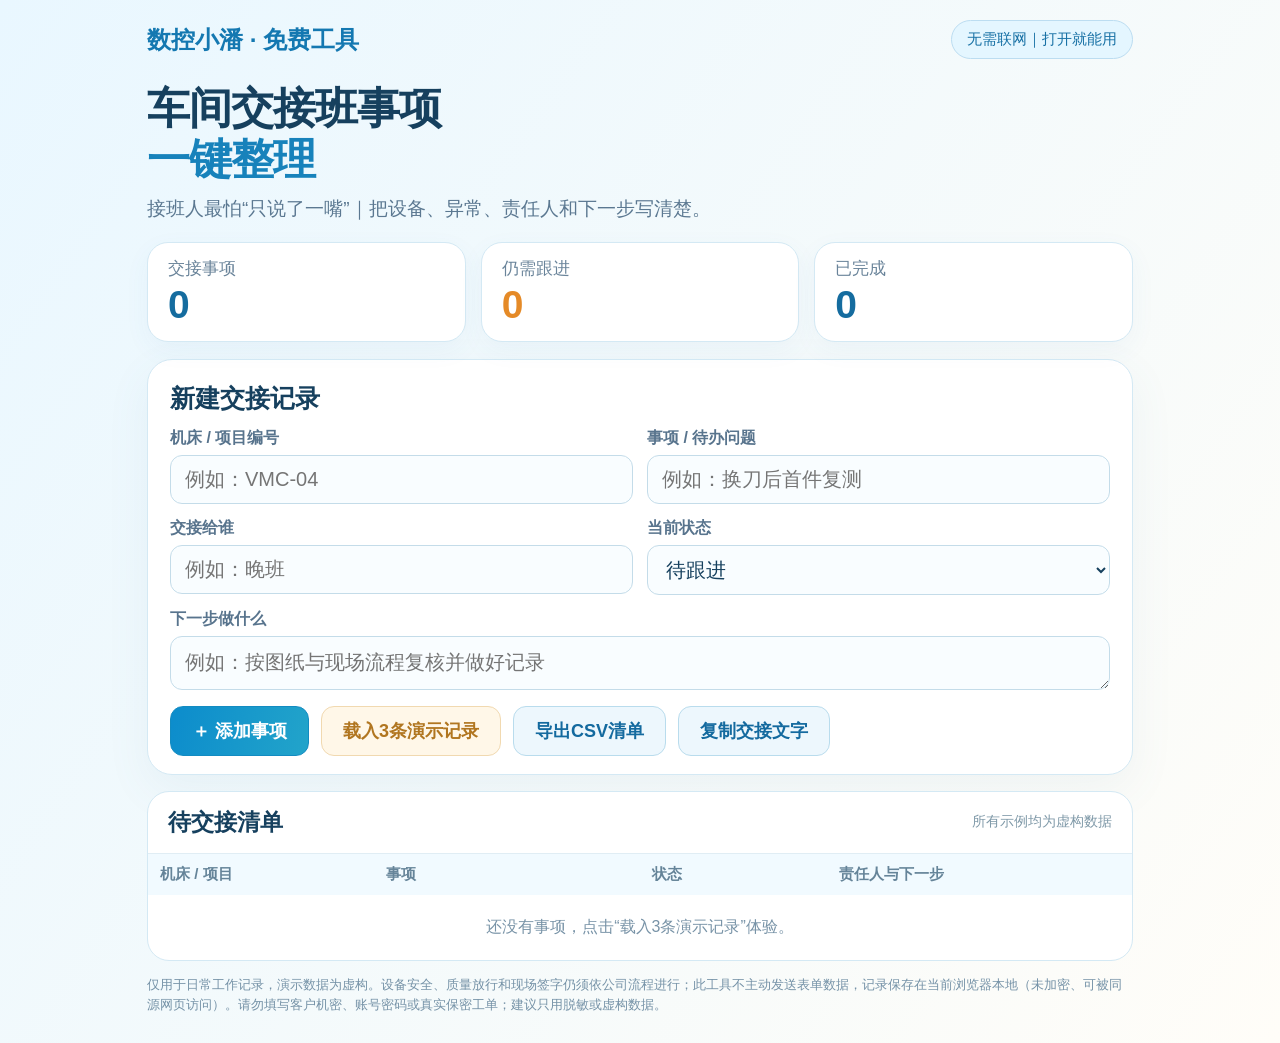
<file: free-tools/tools/handover.html>
<!doctype html>
<html lang="zh-CN"><head><meta charset="utf-8"><meta name="viewport" content="width=device-width,initial-scale=1"/>
<title>数控小潘｜车间交接事项整理器</title>
<style>
:root{--ink:#16405e;--blue:#1382bf;--muted:#69849a;--edge:#d4e9f4;--orange:#f29d35;}
*{box-sizing:border-box}body{margin:0;font-family:"Microsoft YaHei","微软雅黑",Arial,sans-serif;color:var(--ink);background:linear-gradient(125deg,#e9f7ff,#fffdf8);min-height:100vh}
.shell{max-width:1030px;margin:auto;padding:20px 22px 28px}
.top{display:flex;align-items:center;justify-content:space-between;gap:16px}.brand{font-size:24px;font-weight:750;color:#1478b1}.tag{color:#1871a5;background:#e4f6ff;border:1px solid #bcddf1;border-radius:40px;padding:9px 15px;font-size:15px}
h1{font-size:43px;line-height:1.19;margin:24px 0 8px;letter-spacing:-1px}h1 em{font-style:normal;color:#1782bb}.lede{font-size:19px;color:#5b7891;line-height:1.55;margin:9px 0 18px}
.statline{display:grid;grid-template-columns:repeat(3,1fr);gap:15px;margin-bottom:17px}.stat{background:#fff;border:1px solid var(--edge);box-shadow:0 8px 26px #4477aa0d;border-radius:21px;padding:14px 20px;min-height:94px}.stat .hint{font-size:17px;color:#6a849a}.stat .number{font-size:39px;font-weight:800;color:#156c9f;margin-top:3px}
.stat.warn .number{color:#e58a27}
.paper{background:#fff;border:1px solid var(--edge);box-shadow:0 15px 45px #5380a112;border-radius:25px;overflow:hidden;padding:22px 22px 18px}
.label{font-size:25px;font-weight:750;margin:0 0 13px}
.grid{display:grid;grid-template-columns:1fr 1fr;gap:14px}.f label{display:block;font-size:16px;font-weight:650;color:#58748d;margin:0 0 6px}
.f input,.f select,.f textarea{display:block;border:1px solid #c4dce9;background:#f9fdff;color:var(--ink);font-size:20px;padding:12px 14px;border-radius:12px;width:100%;outline:none;transition:box-shadow .18s,border-color .18s}
.f input:focus,.f select:focus,.f textarea:focus{border-color:#1787ba;box-shadow:0 0 0 4px #d5f3ff}
.f textarea{height:54px;resize:vertical;min-height:54px}.wide{grid-column:span 2}
.actions{display:flex;flex-wrap:wrap;gap:12px;margin-top:16px;align-items:center}
button{appearance:none;background:#edf7fd;color:#146a9f;border:1px solid #b9dced;padding:12px 21px;border-radius:13px;font:700 18px "Microsoft YaHei",Arial;cursor:pointer;transition:transform .15s}
button:hover{transform:translateY(-2px)}button.primary{background:linear-gradient(105deg,#0c8ccc,#22a4ca);color:white;border-color:#138bc1}
button.warm{background:#fff7e8;border-color:#f1d9b0;color:#b17620}.tiny{padding:6px 12px;font-size:13px;border-radius:9px}
.tablebox{background:#fff;border:1px solid var(--edge);border-radius:22px;margin-top:16px;overflow:hidden}
.tablehead{display:flex;justify-content:space-between;align-items:center;padding:15px 20px;border-bottom:1px solid #e0edf4}.tablehead strong{font-size:23px}.tablehead span{color:#7f99a8;font-size:14px}
table{border-collapse:collapse;width:100%;table-layout:fixed}th{background:#f1faff;color:#658499;font-size:15px;font-weight:750;text-align:left;padding:11px 12px}td{padding:12px;font-size:16px;line-height:1.4;border-top:1px solid #e6f0f5;overflow-wrap:anywhere}th:nth-child(1){width:23%}th:nth-child(2){width:27%}th:nth-child(3){width:19%}th:nth-child(4){width:31%}
.pill{display:inline-block;padding:4px 8px;border-radius:8px;background:#eaf7ff;color:#0d76aa;font-weight:700;font-size:14px}.pill.done{background:#e9f8ec;color:#398c5d}.pill.wait{background:#fff2df;color:#bb7720}
.empty{padding:22px;color:#7893a7;text-align:center}
.footer{font-size:13px;color:#7592a7;line-height:1.55;margin-top:14px}
@media(max-width:710px){.shell{padding:14px}.top{flex-wrap:wrap}h1{font-size:32px}.grid{grid-template-columns:1fr}.wide{grid-column:auto}.statline{gap:8px}.stat{padding:11px}.stat .number{font-size:31px}.actions button{font-size:16px}.tablebox{overflow-x:auto}table{min-width:650px}}
</style></head>
<body><main class="shell">
<div class="top"><div class="brand">数控小潘 · 免费工具</div><div class="tag">无需联网｜打开就能用</div></div>
<h1>车间交接班事项<br><em>一键整理</em></h1>
<div class="lede">接班人最怕“只说了一嘴”｜把设备、异常、责任人和下一步写清楚。</div>
<section class="statline"><div class="stat"><div class="hint">交接事项</div><div class="number" id="allCount">0</div></div><div class="stat warn"><div class="hint">仍需跟进</div><div class="number" id="pendingCount">0</div></div><div class="stat"><div class="hint">已完成</div><div class="number" id="doneCount">0</div></div></section>
<section class="paper"><h2 class="label">新建交接记录</h2><div class="grid">
<div class="f"><label for="machine">机床 / 项目编号</label><input id="machine" placeholder="例如：VMC-04" maxlength="40"></div>
<div class="f"><label for="task">事项 / 待办问题</label><input id="task" placeholder="例如：换刀后首件复测" maxlength="90"></div>
<div class="f"><label for="owner">交接给谁</label><input id="owner" placeholder="例如：晚班" maxlength="40"></div>
<div class="f"><label for="status">当前状态</label><select id="status"><option>待跟进</option><option>处理中</option><option>已完成</option></select></div>
<div class="f wide"><label for="next">下一步做什么</label><textarea id="next" placeholder="例如：按图纸与现场流程复核并做好记录" maxlength="180"></textarea></div></div>
<div class="actions"><button class="primary" id="add">＋ 添加事项</button><button class="warm" id="demo">载入3条演示记录</button><button id="export">导出CSV清单</button><button id="copy">复制交接文字</button></div></section>
<section class="tablebox"><div class="tablehead"><strong>待交接清单</strong><span id="tip">所有示例均为虚构数据</span></div>
<table><thead><tr><th>机床 / 项目</th><th>事项</th><th>状态</th><th>责任人与下一步</th></tr></thead><tbody id="tbody"></tbody></table><div id="blank" class="empty">还没有事项，点击“载入3条演示记录”体验。</div></section>
<div class="footer">仅用于日常工作记录，演示数据为虚构。设备安全、质量放行和现场签字仍须依公司流程进行；此工具不主动发送表单数据，记录保存在当前浏览器本地（未加密、可被同源网页访问）。请勿填写客户机密、账号密码或真实保密工单；建议只用脱敏或虚构数据。</div>
</main>
<script>
"use strict";
const $=id=>document.getElementById(id);
const KEY="shukongxiaopan_handover_free_v1";
let records=[];
try{let data=JSON.parse(localStorage.getItem(KEY)||"[]");if(Array.isArray(data))records=data.filter(x=>x&&typeof x.task==="string").slice(0,100)}catch{}
const esc=s=>String(s??"").replace(/[&<>"']/g,c=>({"&":"&amp;","<":"&lt;",">":"&gt;",'"':"&quot;","'":"&#39;"}[c]));
const store=()=>{try{localStorage.setItem(KEY,JSON.stringify(records))}catch{}};
function render(){
 $("allCount").textContent=records.length;
 $("pendingCount").textContent=records.filter(x=>x.status!=="已完成").length;
 $("doneCount").textContent=records.filter(x=>x.status==="已完成").length;
 $("blank").style.display=records.length?"none":"block";
 $("tbody").innerHTML=records.map((r,i)=>`<tr><td><b>${esc(r.machine)}</b></td><td>${esc(r.task)}</td><td><span class="pill ${r.status==="已完成"?"done":r.status==="待跟进"?"wait":""}">${esc(r.status)}</span><div style="margin-top:7px"><button class="tiny" data-act="toggle" data-index="${i}">${r.status==="已完成"?"重设待办":"标为完成"}</button></div></td><td>${esc(r.owner)}<div style="color:#7997a8;font-size:14px;margin-top:5px">${esc(r.next)}</div></td></tr>`).join("");
}
$("demo").onclick=()=>{
 records=[{machine:"VMC-01",task:"首件尺寸复核",owner:"晚班",status:"待跟进",next:"按图纸版本复核，记录结果"},{machine:"LATHE-02",task:"量具归零记录",owner:"白班",status:"已完成",next:"归档至当天记录"},{machine:"VMC-03",task:"换刀后的首件",owner:"晚班",status:"处理中",next:"关注尺寸趋势并复检"}];
 store();render();$("tip").textContent="虚构演示记录 · 请换成自己的脱敏记录";
};
$("add").onclick=()=>{
 const machine=$("machine").value.trim(),task=$("task").value.trim(),owner=$("owner").value.trim(),next=$("next").value.trim(),status=$("status").value;
 if(!machine||!task){alert("请填写机床/项目编号和事项");return}
 if(records.length>=100){alert("演示版最多100条");return}
 records.unshift({machine,task,owner:owner||"未指定",next,status});
 ["machine","task","owner","next"].forEach(k=>$(k).value="");
 store();render();$("tip").textContent="记录已存入当前浏览器本地";
};
$("tbody").onclick=e=>{
 const b=e.target.closest("button[data-act]");if(!b)return;
 const i=Number(b.dataset.index);if(!records[i])return;
 records[i].status=records[i].status==="已完成"?"待跟进":"已完成";store();render();
};
function makeCSV(){
 const data=[["机床/项目","事项","状态","责任人","下一步"],...records.map(r=>[r.machine,r.task,r.status,r.owner,r.next])];
 const csvCell=(v)=>{
   let cell=String(v??"").replace(/[\r\n]+/g," ");
   if(/^\s*[=+\-@]/.test(cell))cell="'"+cell;
   return '"'+cell.replace(/"/g,'""')+'"';
 };
 return "\uFEFF"+data.map(row=>row.map(csvCell).join(",")).join("\r\n");
}
$("export").onclick=()=>{
 if(!records.length){alert("请先添加交接事项");return}
 const blob=new Blob([makeCSV()],{type:"text/csv;charset=utf-8"});
 const url=URL.createObjectURL(blob),a=document.createElement("a");a.href=url;a.download="数控小潘_交接班记录.csv";document.body.appendChild(a);a.click();a.remove();setTimeout(()=>URL.revokeObjectURL(url),800);
 $("tip").textContent="已生成CSV文件，可用Excel打开";
};
$("copy").onclick=async()=>{
 if(!records.length){alert("请先添加交接事项");return}
 const text=records.map((r,i)=>`${i+1}. 【${r.machine}】${r.task}｜${r.status}｜${r.owner}：${r.next}`).join("\n");
 try{await navigator.clipboard.writeText(text);$("tip").textContent="交接文字已复制"}catch{$("tip").textContent="复制受浏览器限制，可先导出CSV"}
};
render();
</script></body></html>
</file>
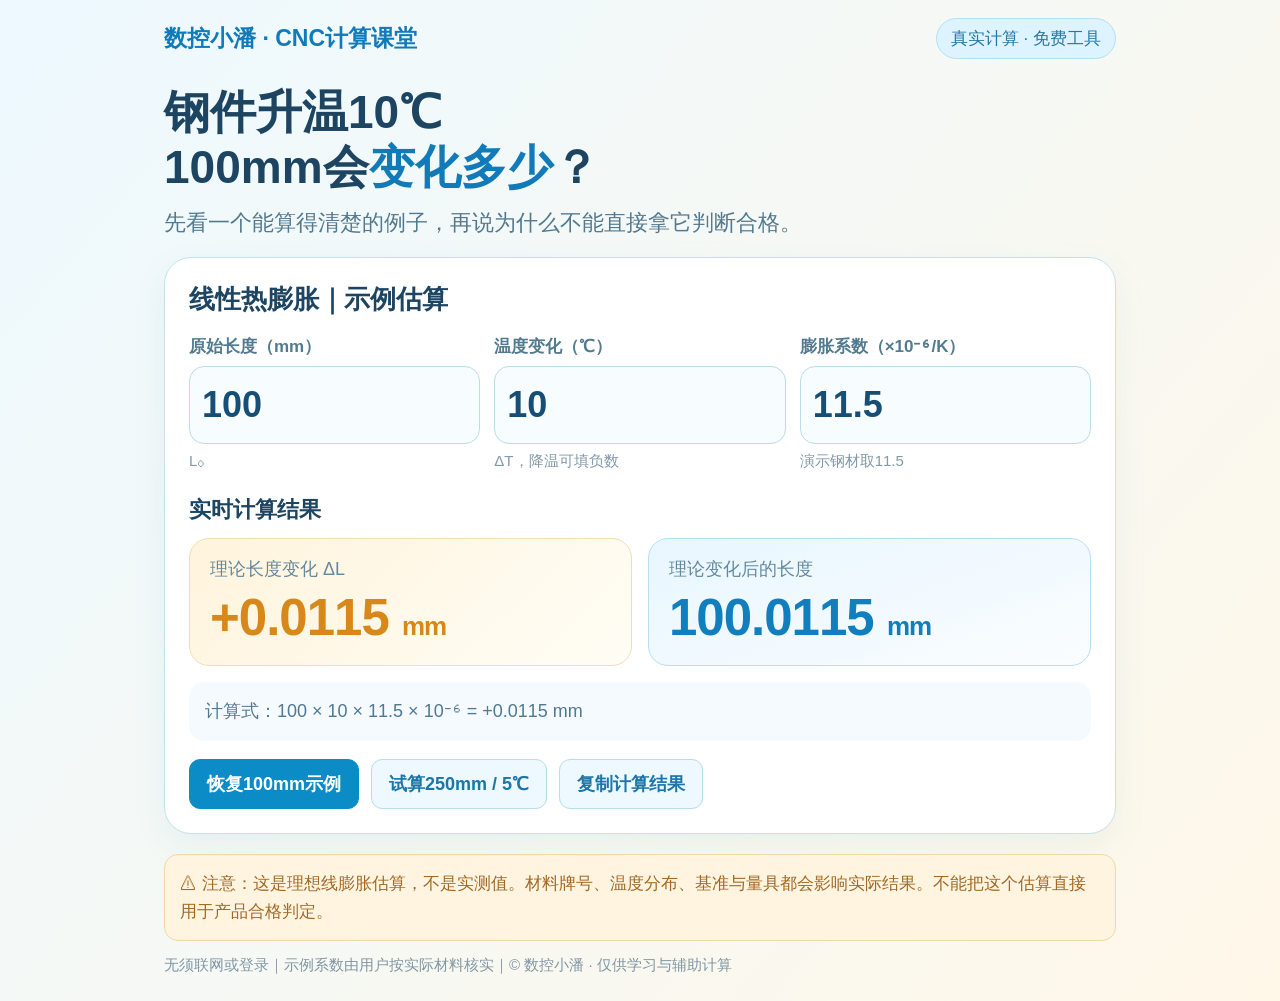
<file: free-tools/tools/thermal.html>
<!doctype html><html lang="zh-CN"><head><meta charset="utf-8"><meta name="viewport" content="width=device-width,initial-scale=1">
<title>数控小潘｜工件温差尺寸变化估算</title><style>
:root{--ink:#1d4562;--b:#117bba;--pale:#e8f6ff;--gold:#e69325;--light:#d5e9f3}
*{box-sizing:border-box}body{margin:0;min-height:100vh;background:linear-gradient(130deg,#edf9ff,#fff8e9);font-family:"Microsoft YaHei",Arial,sans-serif;color:var(--ink)}
.shell{padding:18px 24px 25px;max-width:1000px;margin:auto}
header{display:flex;justify-content:space-between;align-items:center;gap:12px}.logo{font-size:23px;font-weight:800;color:var(--b)}.chip{font-size:17px;color:#2678a4;background:#ddf3ff;border:1px solid #b6dff3;border-radius:22px;padding:8px 14px}
h1{font-size:46px;line-height:1.19;margin:26px 0 13px}h1 em{font-style:normal;color:var(--b)}
.subtitle{font-size:22px;color:#537990;line-height:1.45;margin:0 0 18px}
.frame{border:1px solid #c5e1ef;background:white;border-radius:27px;padding:24px;box-shadow:0 12px 35px #3081a013}
.caption{font-size:26px;font-weight:780;margin:0 0 18px}
.grid{display:grid;grid-template-columns:repeat(3,1fr);gap:14px}
.field label{display:block;font-size:17px;font-weight:700;color:#527b90;margin-bottom:8px}.field input{width:100%;border:1px solid #bcdce9;background:#f7fcff;font-family:inherit;font-size:36px;font-weight:740;color:#174e75;outline:0;padding:17px 12px;border-radius:15px}
.field input:focus{border-color:#1690ce;box-shadow:0 0 0 4px #dcf4ff}
.hint{color:#8199aa;font-size:15px;margin-top:8px}
.reshead{font-size:22px;font-weight:700;margin:24px 0 13px}
.results{display:grid;grid-template-columns:1fr 1fr;gap:16px}
.result{background:linear-gradient(160deg,#e8f6ff,#fafdff);border:1px solid #b6e0f2;border-radius:20px;padding:18px 20px}
.result.hot{background:linear-gradient(135deg,#fff4dd,#fffdf5);border-color:#f4ddb2}
.result span{font-size:18px;color:#64899f}.big{font-size:51px;font-weight:850;margin-top:7px;color:#117fbd;letter-spacing:-1px;white-space:nowrap}
.hot .big{color:#d8881b}
.legend{margin-top:16px;padding:16px;border-radius:15px;background:#f5faff;color:#517993;font-size:18px;line-height:1.5}
.actions{display:flex;gap:12px;flex-wrap:wrap;margin-top:18px}
button{cursor:pointer;background:#edf8ff;color:#1b76a9;border:1px solid #b7dceb;padding:12px 17px;border-radius:11px;font-size:18px;font-weight:700;font-family:inherit}
button.primary{background:#0b8cc7;color:white;border-color:#0b8cc7}
.warning{margin-top:20px;color:#a26927;background:#fff4df;border:1px solid #f1d8aa;border-radius:14px;padding:15px;font-size:17px;line-height:1.6}
.foot{font-size:15px;color:#8196a3;margin-top:13px;line-height:1.5}
@media(max-width:700px){h1{font-size:32px}.shell{padding:14px}.frame{padding:14px}.grid{grid-template-columns:1fr}.results{grid-template-columns:1fr}.big{font-size:43px}}
</style></head>
<body><main class="shell">
<header><div class="logo">数控小潘 · CNC计算课堂</div><div class="chip">真实计算 · 免费工具</div></header>
<h1>钢件升温10℃<br>100mm会<em>变化多少</em>？</h1>
<p class="subtitle">先看一个能算得清楚的例子，再说为什么不能直接拿它判断合格。</p>
<section class="frame"><div class="caption">线性热膨胀｜示例估算</div>
<div class="grid"><div class="field"><label for="length">原始长度（mm）</label><input type="number" id="length" value="100" step="0.1"><div class="hint">L₀</div></div><div class="field"><label for="delta">温度变化（℃）</label><input type="number" id="delta" value="10" step="1"><div class="hint">ΔT，降温可填负数</div></div><div class="field"><label for="alpha">膨胀系数（×10⁻⁶/K）</label><input type="number" id="alpha" value="11.5" step="0.1"><div class="hint">演示钢材取11.5</div></div></div>
<div class="reshead">实时计算结果</div>
<div class="results"><div class="result hot"><span>理论长度变化 ΔL</span><div class="big" id="change">+0.0115 <small style="font-size:26px">mm</small></div></div><div class="result"><span>理论变化后的长度</span><div class="big" id="final">100.0115 <small style="font-size:26px">mm</small></div></div></div>
<div class="legend" id="formula">计算式：100 × 10 × 11.5 × 10⁻⁶ = +0.0115 mm</div>
<div class="actions"><button id="reset" class="primary">恢复100mm示例</button><button id="example">试算250mm / 5℃</button><button id="copy">复制计算结果</button></div>
</section>
<div class="warning">⚠ 注意：这是理想线膨胀估算，不是实测值。材料牌号、温度分布、基准与量具都会影响实际结果。不能把这个估算直接用于产品合格判定。</div>
<div class="foot">无须联网或登录｜示例系数由用户按实际材料核实｜© 数控小潘 · 仅供学习与辅助计算</div></main>
<script>
"use strict";const $=s=>document.getElementById(s);
let vals={};
function fmt(v,dp=4){if(!Number.isFinite(v))return"—";const factor=10**dp;const rounded=Math.sign(v)*Math.round(Math.abs(v)*factor+1e-9)/factor;const s=rounded.toFixed(dp);return s==="-0.0000"?"0.0000":s}
function render(){
 const L=Number($("length").value),T=Number($("delta").value),a=Number($("alpha").value);
 const valid=["length","delta","alpha"].every(k=>$(k).value.trim()!=="")&&Number.isFinite(L)&&Number.isFinite(T)&&Number.isFinite(a)&&L>0&&L<=100000&&a>0&&a<=1000&&Math.abs(T)<=1000;
 if(!valid){$("change").textContent="参数有误";$("final").textContent="—";$("formula").textContent="请检查输入：长度和系数应为正，温差可为负";vals={error:true};return}
 const v=L*T*a*1e-6,end=L+v;
 vals={L,T,a,v,end};
 $("change").innerHTML=(v>=0?"+":"")+fmt(v)+' <small style="font-size:26px">mm</small>';
 $("final").innerHTML=fmt(end)+' <small style="font-size:26px">mm</small>';
 $("formula").textContent=`计算式：${L} × ${T} × ${a} × 10⁻⁶ = ${v>=0?"+":""}${fmt(v)} mm`;
}
["length","delta","alpha"].forEach(id=>$(id).addEventListener("input",render));
$("reset").onclick=()=>{$("length").value=100;$("delta").value=10;$("alpha").value=11.5;render()};
$("example").onclick=()=>{$("length").value=250;$("delta").value=5;$("alpha").value=11.5;render()};
$("copy").onclick=async()=>{if(vals.error)return;try{await navigator.clipboard.writeText($("formula").textContent)}catch{}};
render();
</script></body></html>
</file>
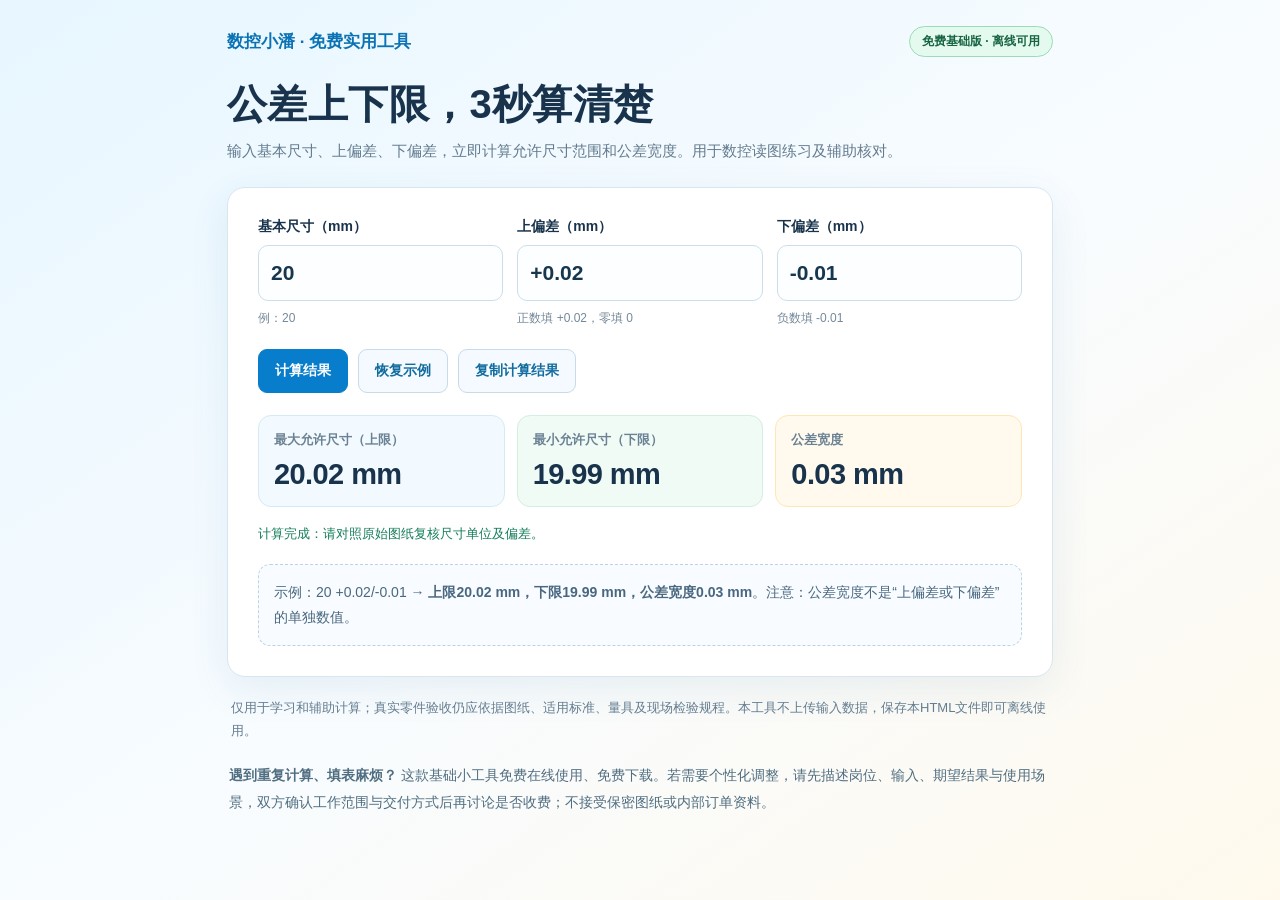
<file: free-tools/tools/tolerance.html>
<!DOCTYPE html>
<html lang="zh-CN">
<head>
<meta charset="utf-8"/>
<meta name="viewport" content="width=device-width,initial-scale=1"/>
<title>数控小潘｜公差上下限速算（免费）</title>
<style>
:root{--ink:#18334b;--muted:#647b8e;--brand:#087dcb;--accent:#ec8b27;--line:#d9e6ef;--bg:#f4faff;--good:#157e59}
*{box-sizing:border-box}
body{margin:0;font-family:"Microsoft YaHei","PingFang SC",Arial,sans-serif;color:var(--ink);background:linear-gradient(145deg,#e7f6ff 0%,#f8fcff 52%,#fff9ed 100%);min-height:100vh}
.wrap{max-width:860px;margin:0 auto;padding:26px 17px 46px}
.header{display:flex;align-items:center;justify-content:space-between;gap:16px;margin-bottom:22px}
.brand{font-weight:800;font-size:17px;color:#0b73b4}
.tag{font-size:12px;border:1px solid #9bdbb5;background:#e5faee;color:#166442;padding:6px 12px;border-radius:20px;font-weight:700;white-space:nowrap}
h1{font-size:clamp(27px,5vw,40px);letter-spacing:.01em;line-height:1.28;margin:8px 0}
.lede{font-size:15px;color:var(--muted);line-height:1.75;margin:0 0 23px}
.panel{background:white;border:1px solid var(--line);border-radius:18px;box-shadow:0 12px 40px rgba(30,98,143,.09);padding:clamp(18px,4vw,30px)}
.fields{display:grid;grid-template-columns:repeat(3,minmax(0,1fr));gap:14px}
label{display:block;color:var(--ink);font-weight:700;font-size:14px;margin-bottom:9px}
.field input{width:100%;padding:15px 12px;font-size:21px;font-weight:750;font-variant-numeric:tabular-nums;border:1.5px solid #cbdfea;border-radius:10px;color:#16374e;background:#fcfeff}
.field input:focus{outline:3px solid #c8edff;border-color:var(--brand)}
small{display:block;color:#73899a;font-size:12px;margin-top:8px;line-height:1.5}
.actions{display:flex;flex-wrap:wrap;gap:10px;margin:22px 0 0}
button{cursor:pointer;border:1px solid #c8dbe8;background:#f4faff;color:#126c9e;border-radius:9px;padding:12px 16px;font-size:14px;font-weight:700}
button.primary{background:var(--brand);border-color:var(--brand);color:white}
button:hover{filter:brightness(.97)}
.results{display:grid;grid-template-columns:repeat(3,minmax(0,1fr));gap:12px;margin-top:22px}
.result{background:#f2faff;border:1px solid #d4eaf8;border-radius:13px;padding:15px}
.result:nth-child(2){background:#f1fbf5;border-color:#d2efdf}
.result:nth-child(3){background:#fffaed;border-color:#ffe6b4}
.r-label{color:#6b8294;font-size:13px;font-weight:700;margin-bottom:9px}
.r-value{font-size:clamp(21px,3.8vw,29px);font-weight:800;letter-spacing:-.02em;font-variant-numeric:tabular-nums;word-break:break-all}
.r-unit{font-size:13px;font-weight:500;margin-left:5px;color:#657a88}
#message{margin-top:16px;color:var(--good);font-size:13px;line-height:1.7;min-height:20px}
#message.error{color:#bb3e3e}
.example{margin-top:18px;padding:15px;border-radius:12px;background:#f8fbff;border:1px dashed #b8d4e8;font-size:14px;line-height:1.8;color:#49687f}
.note{font-size:13px;color:#647d90;line-height:1.75;margin:20px 4px}
.foot{margin:19px 2px 0;color:#506e81;font-size:14px;line-height:1.9}
.foot strong{color:#b7660f}
@media(max-width:620px){.fields,.results{grid-template-columns:1fr}.wrap{padding-top:17px}.r-value{font-size:26px}}
</style>
</head>
<body>
<div class="wrap">
 <header class="header"><div class="brand">数控小潘 · 免费实用工具</div><div class="tag">免费基础版 · 离线可用</div></header>
 <h1>公差上下限，3秒算清楚</h1>
 <p class="lede">输入基本尺寸、上偏差、下偏差，立即计算允许尺寸范围和公差宽度。用于数控读图练习及辅助核对。</p>
 <main class="panel">
  <div class="fields">
   <div class="field"><label for="base">基本尺寸（mm）</label><input id="base" inputmode="decimal" value="20" aria-label="基本尺寸" /><small>例：20</small></div>
   <div class="field"><label for="upper">上偏差（mm）</label><input id="upper" inputmode="decimal" value="+0.02" aria-label="上偏差" /><small>正数填 +0.02，零填 0</small></div>
   <div class="field"><label for="lower">下偏差（mm）</label><input id="lower" inputmode="decimal" value="-0.01" aria-label="下偏差" /><small>负数填 -0.01</small></div>
  </div>
  <div class="actions"><button class="primary" id="calc">计算结果</button><button id="example">恢复示例</button><button id="copy">复制计算结果</button></div>
  <div class="results" aria-live="polite">
   <div class="result"><div class="r-label">最大允许尺寸（上限）</div><div class="r-value" id="max">—</div></div>
   <div class="result"><div class="r-label">最小允许尺寸（下限）</div><div class="r-value" id="min">—</div></div>
   <div class="result"><div class="r-label">公差宽度</div><div class="r-value" id="width">—</div></div>
  </div>
  <div id="message" role="status"></div>
  <div class="example">示例：20 +0.02/-0.01 → <b>上限20.02 mm，下限19.99 mm，公差宽度0.03 mm</b>。注意：公差宽度不是“上偏差或下偏差”的单独数值。</div>
 </main>
 <p class="note">仅用于学习和辅助计算；真实零件验收仍应依据图纸、适用标准、量具及现场检验规程。本工具不上传输入数据，保存本HTML文件即可离线使用。</p>
 <footer class="foot"><b>遇到重复计算、填表麻烦？</b> 这款基础小工具免费在线使用、免费下载。若需要个性化调整，请先描述岗位、输入、期望结果与使用场景，双方确认工作范围与交付方式后再讨论是否收费；不接受保密图纸或内部订单资料。</footer>
</div>
<script>
'use strict';
function tolerance(base, up, low) {
  if (![base, up, low].every(Number.isFinite)) throw new Error('请填写有效数字。');
  if (Math.abs(base)>100000000 || Math.abs(up)>100000000 || Math.abs(low)>100000000) throw new Error('输入超出本工具支持范围。');
  if (up<low) throw new Error('上偏差不能小于下偏差，请核对图纸。');
  const round=n=>Math.round((n+Number.EPSILON)*1000000)/1000000;
  return {max:round(base+up),min:round(base+low),width:round(up-low)};
}
const $=id=>document.getElementById(id);
const fmt=n=>n.toFixed(6).replace(/\.?0+$/,''); 
function formatNum(n) {const str=n.toFixed(6);return str.replace(/(\.\d*?[1-9])0+$|\.0+$/,'$1');}
function readNumber(id){const str=$(id).value.trim();if(!str)return NaN;return Number(str);}
let last=null;
function show(){
 const msg=$('message');msg.classList.remove('error');
 try{
  last=tolerance(readNumber('base'),readNumber('upper'),readNumber('lower'));
  $('max').textContent=formatNum(last.max)+' mm';
  $('min').textContent=formatNum(last.min)+' mm';
  $('width').textContent=formatNum(last.width)+' mm';
  msg.textContent='计算完成：请对照原始图纸复核尺寸单位及偏差。';
 }catch(e){
  last=null;
  $('max').textContent=$('min').textContent=$('width').textContent='—';
  msg.textContent=e.message;msg.classList.add('error');
 }
}
$('calc').addEventListener('click',show);
['base','upper','lower'].forEach(id=>$(id).addEventListener('input',show));
$('example').addEventListener('click',()=>{$('base').value='20';$('upper').value='+0.02';$('lower').value='-0.01';show()});
$('copy').addEventListener('click',async()=>{
 if(!last){show();if(!last)return}
 const txt='数控公差计算（mm）：上限 '+formatNum(last.max)+'，下限 '+formatNum(last.min)+'，公差宽度 '+formatNum(last.width)+'。';
 try{await navigator.clipboard.writeText(txt);$('message').textContent='结果已复制。'}catch(e){
  $('message').textContent='复制受浏览器限制，可手动选中上面数值进行复制。';
 }
});
show();
</script>
</body>
</html>
</file>
<file: style.css>
/* ============================================
   CNC刀具参数助手 - 样式表 V2.1 (UI优化版)
   浅色高级感 · CNC现场工具软件 · 手机端小程序风格
   ============================================ */

/* --- Reset & Base --- */
*, *::before, *::after { box-sizing: border-box; margin: 0; padding: 0; }

:root {
  --bg: #F7F3EA;
  --bg-2: #EEF6F8;
  --surface: #FFFFFF;
  --surface-blue: #F1F7FF;
  --surface-green: #ECFDF5;
  --surface-orange: #FFF7ED;
  --surface-red: #FEF2F2;

  --text: #182230;
  --text-muted: #64748B;
  --text-soft: #94A3B8;

  --primary: #2563EB;
  --primary-dark: #1D4ED8;
  --primary-soft: #DBEAFE;

  --teal: #0F766E;
  --teal-soft: #CCFBF1;

  --success: #16A34A;
  --success-soft: #DCFCE7;

  --warning: #F97316;
  --warning-soft: #FFEDD5;

  --danger: #DC2626;
  --danger-soft: #FEE2E2;

  --border: #E2E8F0;
  --shadow-card: 0 10px 28px rgba(15, 23, 42, 0.08);
  --shadow-soft: 0 6px 18px rgba(15, 23, 42, 0.06);

  --radius-lg: 22px;
  --radius-md: 16px;
  --radius-sm: 12px;
  --input-h: 48px;
  --btn-h: 48px;
  --gap: 16px;
  --max-width: 510px;

  /* Dark mode variables */
  --dark-bg: #0F172A;
  --dark-surface: #1E293B;
  --dark-text: #F1F5F9;
  --dark-text-muted: #94A3B8;
  --dark-border: #334155;
}

html { font-size: 16px; -webkit-text-size-adjust: 100%; }

body {
  font-family: -apple-system, BlinkMacSystemFont, "Segoe UI", "PingFang SC", "Microsoft YaHei", sans-serif;
  background: var(--bg);
  color: var(--text);
  line-height: 1.6;
  min-height: 100vh;
  overflow-x: hidden;
  transition: background 0.3s, color 0.3s;
}

/* Dark mode */
body.dark {
  --bg: var(--dark-bg);
  --bg-2: #1E293B;
  --surface: var(--dark-surface);
  --surface-blue: #1E3A5F;
  --surface-green: #134E4A;
  --surface-orange: #431407;
  --surface-red: #450A0A;
  --text: var(--dark-text);
  --text-muted: var(--dark-text-muted);
  --border: var(--dark-border);
  --shadow-card: 0 10px 28px rgba(0, 0, 0, 0.3);
}

/* --- App Container --- */
.app-container {
  max-width: var(--max-width);
  margin: 0 auto;
  padding: 0 var(--gap) 20px;
  min-height: 100vh;
}

/* ============================================
   HEADER / HERO
   ============================================ */
.app-header {
  padding: 20px 0 14px;
  text-align: center;
  background: linear-gradient(135deg, #F8FAFC 0%, #EEF6FF 45%, #F7F3EA 100%);
  margin: 0 calc(-1 * var(--gap)) 0;
  padding: 22px var(--gap) 10px var(--gap);
  position: relative;
}

body.dark .app-header {
  background: linear-gradient(135deg, #1E293B 0%, #0F172A 100%);
}

.app-header .header-top {
  display: flex;
  align-items: center;
  justify-content: space-between;
  padding: 0 4px;
}

.app-header h1 {
  font-size: 1.4rem;
  font-weight: 700;
  color: var(--text);
  letter-spacing: 0.02em;
}

.app-header .subtitle {
  font-size: 0.82rem;
  color: var(--text-muted);
  margin-top: 3px;
  line-height: 1.5;
}

/* Header tags row */
.header-tags {
  display: flex;
  justify-content: center;
  gap: 8px;
  flex-wrap: wrap;
  margin-top: 10px;
  padding-bottom: 8px;
}

.header-tag {
  font-size: 0.7rem;
  padding: 3px 12px;
  border-radius: 999px;
  font-weight: 500;
  letter-spacing: 0.02em;
}

.header-tag.blue { background: var(--primary-soft); color: var(--primary); }
.header-tag.green { background: var(--teal-soft); color: var(--teal); }
.header-tag.orange { background: var(--warning-soft); color: var(--warning); }
.header-tag.gray { background: #F1F5F9; color: var(--text-muted); }

body.dark .header-tag.gray { background: #334155; color: var(--dark-text-muted); }

/* ============================================
   TAB BAR
   ============================================ */
.tab-bar {
  display: flex;
  background: var(--surface);
  border-radius: var(--radius-md);
  box-shadow: var(--shadow-soft);
  margin: 16px 0 var(--gap);
  overflow: hidden;
  border: 1px solid var(--border);
  padding: 4px;
}

.tab-btn {
  flex: 1;
  height: 44px;
  border: none;
  background: transparent;
  font-size: 0.82rem;
  font-weight: 500;
  color: var(--text-muted);
  cursor: pointer;
  transition: all 0.25s;
  border-radius: var(--radius-sm);
  padding: 0 4px;
  white-space: nowrap;
}

.tab-btn.active {
  background: linear-gradient(135deg, #2563EB, #0F766E);
  color: #fff;
  font-weight: 600;
  box-shadow: 0 4px 12px rgba(37,99,235,0.25);
}

/* ============================================
   PANELS
   ============================================ */
.tab-panel { display: none; }
.tab-panel.active { display: block; }

/* ============================================
   CARDS
   ============================================ */
.card {
  background: var(--surface);
  border-radius: var(--radius-lg);
  box-shadow: var(--shadow-card);
  border: 1px solid var(--border);
  padding: var(--gap);
  margin-bottom: var(--gap);
}

.card-title {
  font-size: 1rem;
  font-weight: 600;
  margin-bottom: 14px;
  color: var(--text);
  display: flex;
  align-items: center;
  gap: 6px;
}

/* ============================================
   FORM
   ============================================ */
.form-group { margin-bottom: 14px; }

.form-group label {
  display: block;
  font-size: 0.85rem;
  font-weight: 600;
  color: var(--text);
  margin-bottom: 5px;
}

.form-group label .hint {
  font-weight: 400;
  color: var(--text-muted);
  font-size: 0.78rem;
}

select, input[type="text"], input[type="number"] {
  width: 100%;
  height: var(--input-h);
  padding: 0 16px;
  font-size: 0.95rem;
  border: 1.5px solid var(--border);
  border-radius: var(--radius-sm);
  background: var(--surface);
  color: var(--text);
  outline: none;
  transition: all 0.2s;
  -webkit-appearance: none;
  appearance: none;
}

select {
  background-image: url("data:image/svg+xml,%3Csvg xmlns='http://www.w3.org/2000/svg' width='14' height='14' viewBox='0 0 24 24' fill='none' stroke='%2364748B' stroke-width='2.5' stroke-linecap='round' stroke-linejoin='round'%3E%3Cpath d='m6 9 6 6 6-6'/%3E%3C/svg%3E");
  background-repeat: no-repeat;
  background-position: right 14px center;
  padding-right: 40px;
}

select:focus, input:focus {
  border-color: var(--primary);
  box-shadow: 0 0 0 4px rgba(37,99,235,0.12);
}

input[type="number"] { -moz-appearance: textfield; }
input[type="number"]::-webkit-outer-spin-button,
input[type="number"]::-webkit-inner-spin-button { -webkit-appearance: none; margin: 0; }

.form-row { display: flex; gap: 10px; }
.form-row .form-group { flex: 1; }

/* ap/ae 提示优化 */
.input-helper {
  font-size: 0.75rem;
  color: var(--text-soft);
  margin-top: 3px;
}

/* ============================================
   BUTTONS
   ============================================ */
.btn-group {
  display: flex;
  gap: 10px;
  margin-top: 8px;
  flex-wrap: wrap;
}

.btn {
  height: var(--btn-h);
  border: none;
  border-radius: 14px;
  font-size: 0.95rem;
  font-weight: 600;
  cursor: pointer;
  transition: all 0.2s;
  display: inline-flex;
  align-items: center;
  justify-content: center;
  padding: 0 24px;
  flex: 1;
  min-width: 80px;
}

.btn:active { transform: scale(0.97); }

.btn-primary {
  background: linear-gradient(135deg, #2563EB, #1D4ED8);
  color: #fff;
  box-shadow: 0 8px 20px rgba(37,99,235,0.25);
}

.btn-primary:hover { box-shadow: 0 10px 24px rgba(37,99,235,0.35); }

.btn-outline {
  background: var(--surface);
  color: var(--text-muted);
  border: 1.5px solid var(--border);
}

.btn-outline:hover { background: var(--surface-blue); border-color: var(--primary); color: var(--primary); }

.btn-teal {
  background: linear-gradient(135deg, #0F766E, #14B8A6);
  color: #fff;
  box-shadow: 0 6px 16px rgba(15, 118, 110, 0.25);
}

.btn-sm {
  height: 38px;
  font-size: 0.85rem;
  padding: 0 16px;
  flex: none;
}

/* ============================================
   RESULT SECTION (优化版)
   ============================================ */
.result-header {
  display: flex;
  justify-content: space-between;
  align-items: center;
  margin-bottom: 14px;
}

.result-header h3 {
  font-size: 1.1rem;
  font-weight: 700;
  color: var(--text);
}

/* Tool direction card */
.tool-dir-card {
  background: var(--surface-green);
  border-radius: var(--radius-md);
  padding: 14px var(--gap);
  margin-bottom: var(--gap);
  display: flex;
  justify-content: space-between;
  align-items: center;
  border: 1px solid #A7F3D0;
}

.tool-dir-label {
  font-size: 0.85rem;
  color: var(--text-muted);
}

.tool-dir-value {
  font-size: 0.9rem;
  font-weight: 700;
  color: var(--teal);
  padding: 4px 14px;
  border-radius: 999px;
  background: var(--teal-soft);
}

/* Data cards grid - 优化为更醒目的卡片 */
.result-grid {
  display: grid;
  grid-template-columns: 1fr 1fr;
  gap: 12px;
  margin-bottom: var(--gap);
}

.result-data-card {
  background: var(--surface);
  border-radius: var(--radius-md);
  padding: 16px 14px;
  border: 1px solid var(--border);
  box-shadow: var(--shadow-soft);
  transition: transform 0.2s;
}

.result-data-card:hover {
  transform: translateY(-2px);
}

.result-data-card .data-label {
  font-size: 0.78rem;
  color: var(--text-muted);
  font-weight: 600;
  margin-bottom: 6px;
  display: flex;
  align-items: center;
  gap: 4px;
}

.result-data-card .data-value {
  font-size: 1.25rem;
  font-weight: 800;
  color: var(--text);
  line-height: 1.1;
}

.result-data-card .data-unit {
  font-size: 0.75rem;
  font-weight: 500;
  color: var(--text-soft);
  margin-left: 4px;
}

/* Risk card */
.risk-card {
  border-radius: var(--radius-md);
  padding: var(--gap);
  margin-bottom: var(--gap);
  border-left: 5px solid;
  box-shadow: var(--shadow-soft);
}

.risk-card.low {
  background: var(--surface-green);
  border-left-color: var(--success);
}

.risk-card.mid {
  background: var(--surface-orange);
  border-left-color: var(--warning);
}

.risk-card.high {
  background: var(--surface-red);
  border-left-color: var(--danger);
}

.risk-card .risk-row {
  display: flex;
  justify-content: space-between;
  align-items: center;
  margin-bottom: 8px;
}

.risk-card .risk-label {
  font-size: 0.9rem;
  font-weight: 700;
}

.risk-badge {
  padding: 4px 16px;
  border-radius: 999px;
  font-weight: 700;
  font-size: 0.82rem;
  box-shadow: 0 2px 6px rgba(0,0,0,0.1);
}

.risk-badge.low { background: var(--success-soft); color: var(--success); }
.risk-badge.mid { background: var(--warning-soft); color: var(--warning); }
.risk-badge.high { background: var(--danger-soft); color: var(--danger); }

.risk-card .risk-desc {
  font-size: 0.85rem;
  color: var(--text-muted);
  line-height: 1.7;
}

/* Adjustment tips card */
.tips-card {
  background: #FFFBEB;
  border-radius: var(--radius-md);
  padding: var(--gap);
  margin-bottom: var(--gap);
  border: 1px solid #FDE68A;
}

.tips-card .tips-title {
  font-size: 0.92rem;
  font-weight: 700;
  margin-bottom: 8px;
  color: #92400E;
}

.tips-card ul {
  list-style: none;
  padding: 0;
  margin: 0;
}

.tips-card ul li {
  font-size: 0.85rem;
  color: #78350F;
  line-height: 1.7;
  padding: 4px 0 4px 20px;
  position: relative;
}

.tips-card ul li::before {
  content: "";
  position: absolute;
  left: 4px;
  top: 12px;
  width: 6px;
  height: 6px;
  border-radius: 50%;
  background: #F59E0B;
}

/* ============================================
   EXPORT & HISTORY
   ============================================ */
.export-group {
  background: var(--surface-blue);
  border-radius: var(--radius-md);
  padding: 12px;
  border: 1px solid #DBEAFE;
}

.export-hint {
  font-size: 0.75rem;
  color: var(--text-muted);
  margin-top: 6px;
  text-align: center;
}

.history-card {
  border: 1px solid var(--border);
}

.history-list {
  display: flex;
  flex-direction: column;
  gap: 8px;
}

.history-item {
  background: var(--surface);
  border: 1px solid var(--border);
  border-radius: var(--radius-sm);
  padding: 12px 14px;
  cursor: pointer;
  transition: all 0.2s;
  font-size: 0.85rem;
}

.history-item:hover {
  border-color: var(--primary);
  background: var(--surface-blue);
  transform: translateX(2px);
}

.history-item .history-main {
  font-weight: 600;
  color: var(--text);
  margin-bottom: 2px;
}

.history-item .history-sub {
  font-size: 0.78rem;
  color: var(--text-muted);
}

/* Toast */
.toast {
  position: fixed;
  bottom: 24px;
  left: 50%;
  transform: translateX(-50%);
  background: var(--text);
  color: #fff;
  padding: 12px 24px;
  border-radius: 999px;
  font-size: 0.9rem;
  box-shadow: 0 10px 30px rgba(0,0,0,0.3);
  z-index: 9999;
  opacity: 0;
  transition: all 0.3s;
  pointer-events: none;
}

.toast.show {
  opacity: 1;
  transform: translateX(-50%) translateY(-10px);
}

/* ============================================
   CALCULATORS
   ============================================ */
.calc-grid {
  display: grid;
  grid-template-columns: 1fr 1fr;
  gap: 12px;
}

.calc-card {
  background: var(--surface);
  border: 1px solid var(--border);
  border-radius: var(--radius-md);
  overflow: hidden;
  box-shadow: var(--shadow-soft);
}

.calc-card-header {
  cursor: pointer;
  display: flex;
  align-items: center;
  gap: 10px;
  user-select: none;
}

.calc-card-header .arrow {
  transition: transform 0.25s;
  font-size: 0.78rem;
  color: var(--text-muted);
  margin-left: auto;
}

.calc-card-header.collapsed .arrow { transform: rotate(-90deg); }

.calc-card-body { padding: var(--gap); }
.calc-card-body.hidden { display: none; }
.calc-card-body.open {
  display: block;
  animation: fadeSlideDown 0.2s ease;
}

@keyframes fadeSlideDown {
  from { opacity: 0; max-height: 0; }
  to   { opacity: 1; max-height: 600px; }
}

.tile-icon {
  font-size: 1.3rem;
  line-height: 1;
}

.tile-label {
  font-size: 0.82rem;
  font-weight: 600;
  line-height: 1.3;
}

/* 6 种颜色渐变方块 */
.tile-blue   { background: linear-gradient(135deg, #2563EB, #3B82F6); color: #fff; padding: 16px 14px; border-radius: var(--radius-md); border-bottom: none; }
.tile-green  { background: linear-gradient(135deg, #16A34A, #22C55E); color: #fff; padding: 16px 14px; border-radius: var(--radius-md); border-bottom: none; }
.tile-orange { background: linear-gradient(135deg, #EA580C, #F97316); color: #fff; padding: 16px 14px; border-radius: var(--radius-md); border-bottom: none; }
.tile-purple { background: linear-gradient(135deg, #7C3AED, #A855F7); color: #fff; padding: 16px 14px; border-radius: var(--radius-md); border-bottom: none; }
.tile-teal   { background: linear-gradient(135deg, #0F766E, #14B8A6); color: #fff; padding: 16px 14px; border-radius: var(--radius-md); border-bottom: none; }
.tile-rose   { background: linear-gradient(135deg, #BE123C, #E11D48); color: #fff; padding: 16px 14px; border-radius: var(--radius-md); border-bottom: none; }

.tile-blue .arrow, .tile-green .arrow, .tile-orange .arrow,
.tile-purple .arrow, .tile-teal .arrow, .tile-rose .arrow { color: rgba(255,255,255,0.7); }

.calc-card-header:hover { filter: brightness(1.1); }
.calc-card-header:active { transform: scale(0.97); }

.calc-result {
  margin-top: 12px;
  padding: 12px;
  background: linear-gradient(135deg, var(--surface-blue), var(--surface-green));
  border-radius: var(--radius-sm);
  font-size: 1.15rem;
  font-weight: 800;
  color: var(--primary);
  text-align: center;
}

.calc-formula-hint {
  font-size: 0.8rem;
  color: var(--text-muted);
  margin-bottom: 10px;
  font-family: "Courier New", monospace;
}

@media (max-width: 380px) {
  .calc-grid { grid-template-columns: 1fr; }
}

/* ============================================
   DIAGNOSIS
   ============================================ */
.diag-list { display: flex; flex-direction: column; gap: 8px; }

.diag-item {
  padding: 14px var(--gap);
  background: var(--surface);
  border: 1px solid var(--border);
  border-radius: var(--radius-sm);
  cursor: pointer;
  font-size: 0.9rem;
  transition: all 0.15s;
  display: flex;
  justify-content: space-between;
  align-items: center;
}

.diag-item:hover { border-color: var(--primary); background: var(--surface-blue); }

.diag-item:active { transform: scale(0.98); }

.diag-item .arrow-icon { color: var(--text-muted); font-size: 1.1rem; }

.diag-detail { display: none; margin-top: 8px; padding: var(--gap); background: var(--surface-blue); border-radius: var(--radius-sm); }

.diag-detail.open { display: block; }

.diag-detail h4 {
  font-size: 0.88rem;
  font-weight: 700;
  color: var(--text);
  margin: 14px 0 6px;
}

.diag-detail h4:first-child { margin-top: 0; }

.diag-detail ul, .diag-detail ol {
  padding-left: 20px;
  font-size: 0.85rem;
  color: var(--text);
  line-height: 1.8;
}

.diag-detail .highlight-box {
  background: var(--surface);
  border-left: 3px solid var(--primary);
  padding: 10px 14px;
  border-radius: 0 var(--radius-sm) var(--radius-sm) 0;
  font-size: 0.85rem;
  margin-top: 8px;
  line-height: 1.7;
}

/* ============================================
   DISCLAIMER
   ============================================ */
.disclaimer-card {
  background: var(--bg-2);
  border-radius: var(--radius-md);
  padding: var(--gap);
  margin: 8px 0 24px;
  border: 1px solid #D1FAE5;
}

.disclaimer-card .disc-title {
  font-size: 0.82rem;
  font-weight: 700;
  color: var(--teal);
  margin-bottom: 6px;
}

.disclaimer-card .disc-body {
  font-size: 0.75rem;
  color: var(--text-muted);
  line-height: 1.8;
}

/* Data source */
.data-source {
  font-size: 0.72rem;
  color: var(--text-soft);
  text-align: center;
  margin: 12px 0 24px;
  padding: 0 8px;
}

/* ============================================
   EMPTY / ERROR STATE
   ============================================ */
.empty-state {
  text-align: center;
  padding: 32px 16px;
  color: var(--text-muted);
  font-size: 0.9rem;
}

.warning-text { color: var(--danger); font-size: 0.9rem; font-weight: 500; margin-top: 8px; }
.tip-text { color: var(--teal); font-size: 0.9rem; margin-top: 8px; }

/* ============================================
   ANIMATIONS
   ============================================ */
@keyframes fadeIn {
  from { opacity: 0; transform: translateY(10px); }
  to { opacity: 1; transform: translateY(0); }
}

.fade-in { animation: fadeIn 0.3s ease-out; }

/* Toast animation */
@keyframes toastPop {
  from { opacity: 0; transform: translateX(-50%) translateY(20px); }
  to { opacity: 1; transform: translateX(-50%) translateY(0); }
}

/* ============================================
   RESPONSIVE
   ============================================ */
@media (min-width: 768px) {
  .app-container { padding: 0 24px 24px; }
  .app-header { margin: 0 calc(-1 * 24px) 0; padding: 28px 24px 10px 24px; }
  
  .calc-grid {
    grid-template-columns: 1fr 1fr 1fr;
    gap: var(--gap);
  }
}

@media (max-width: 400px) {
  .result-grid { gap: 8px; }
  .result-data-card { padding: 12px; }
  .result-data-card .data-value { font-size: 1.1rem; }
  .tab-btn { font-size: 0.78rem; }
  .header-tag { font-size: 0.65rem; padding: 2px 10px; }
}

/* 移动端计算器优化 */
@media (max-width: 700px) {
  .calc-grid {
    grid-template-columns: repeat(2, 1fr);
    gap: 10px;
  }

  .calc-card.calc-collapsed {
    aspect-ratio: 1 / 1;
    overflow: visible;
  }
  .calc-card.calc-collapsed .calc-card-header {
    height: 100%;
    width: 100%;
    display: flex;
    flex-direction: column;
    justify-content: center;
    align-items: center;
    gap: 4px;
    padding: 8px 4px;
    text-align: center;
    cursor: pointer;
    border-radius: var(--radius-md);
    transition: transform 0.15s, box-shadow 0.15s;
  }
  .calc-card.calc-collapsed .calc-card-header:hover {
    transform: scale(1.05);
    box-shadow: 0 6px 20px rgba(0,0,0,0.15);
  }
  .calc-card.calc-collapsed .calc-card-header:active {
    transform: scale(0.96);
  }
  .calc-card.calc-collapsed .calc-card-header .arrow {
    display: none;
  }
  .calc-card.calc-collapsed .calc-card-header .tile-icon {
    font-size: 1.8rem;
  }
  .calc-card.calc-collapsed .calc-card-header .tile-label {
    font-size: 0.75rem;
    font-weight: 600;
    line-height: 1.2;
  }

  .calc-card:not(.calc-collapsed) {
    grid-column: 1 / -1;
  }
  .calc-card:not(.calc-collapsed) .calc-card-header {
    padding: 12px 14px;
    flex-direction: row;
    border-radius: var(--radius-md) var(--radius-md) 0 0;
  }
  .calc-card:not(.calc-collapsed) .calc-card-header .arrow {
    display: inline-block;
  }
  .calc-card:not(.calc-collapsed) .calc-card-header .tile-icon {
    font-size: 1.2rem;
  }
  .calc-card:not(.calc-collapsed) .calc-card-header .tile-label {
    font-size: 0.85rem;
  }

  .calc-card-body.open {
    padding: 10px 14px 14px;
  }
  .calc-card-body.open .form-group {
    margin-bottom: 10px;
  }
  .calc-card-body.open select,
  .calc-card-body.open input {
    height: 40px;
    font-size: 0.85rem;
  }
  .calc-card-body.open .calc-btn {
    height: 38px;
    font-size: 0.82rem;
  }
  .calc-card-body.open .calc-result {
    margin-top: 8px;
    padding: 10px;
    font-size: 0.85rem;
  }
  .calc-formula-hint {
    font-size: 0.75rem;
    padding: 6px 10px;
  }
}

@media (max-width: 420px) {
  .calc-grid {
    grid-template-columns: repeat(2, 1fr);
    gap: 8px;
  }
  .calc-card.calc-collapsed .calc-card-header .tile-icon {
    font-size: 1.4rem;
  }
  .calc-card.calc-collapsed .calc-card-header .tile-label {
    font-size: 0.65rem;
  }
}
</file>
